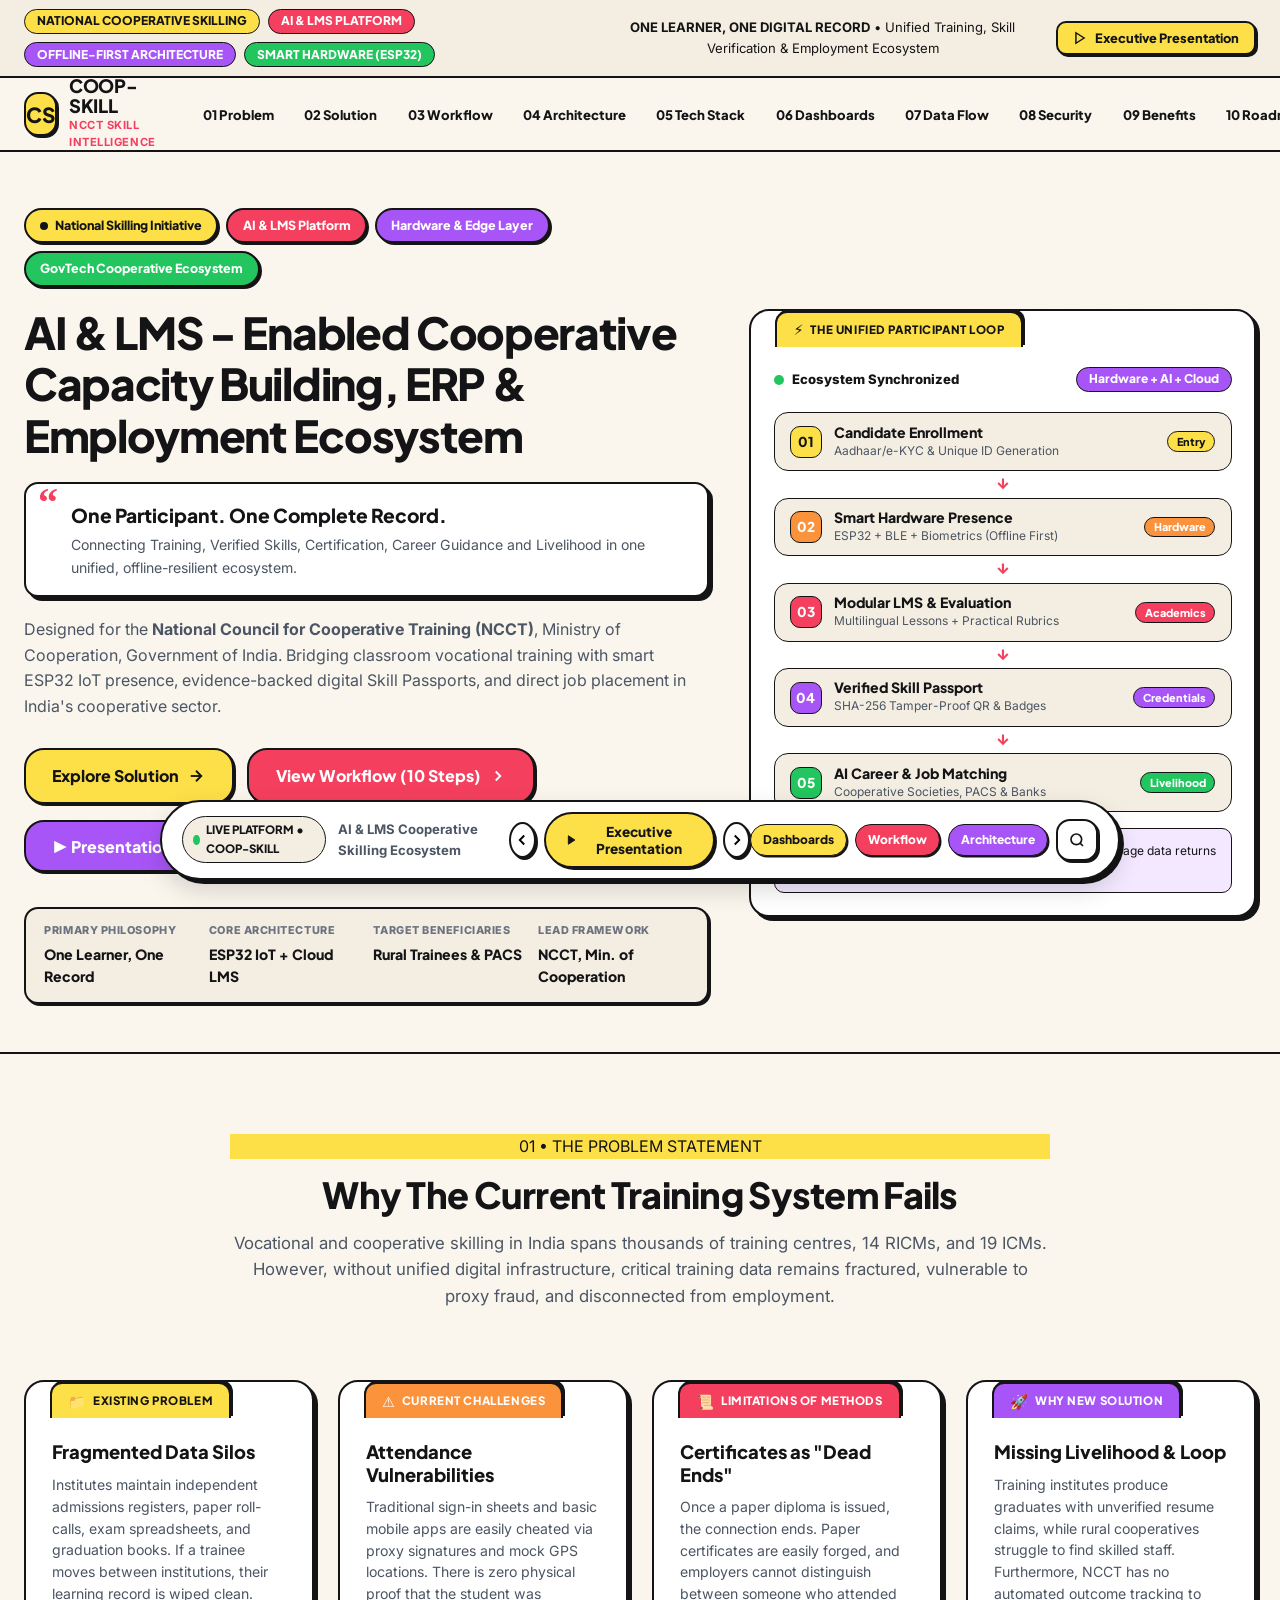
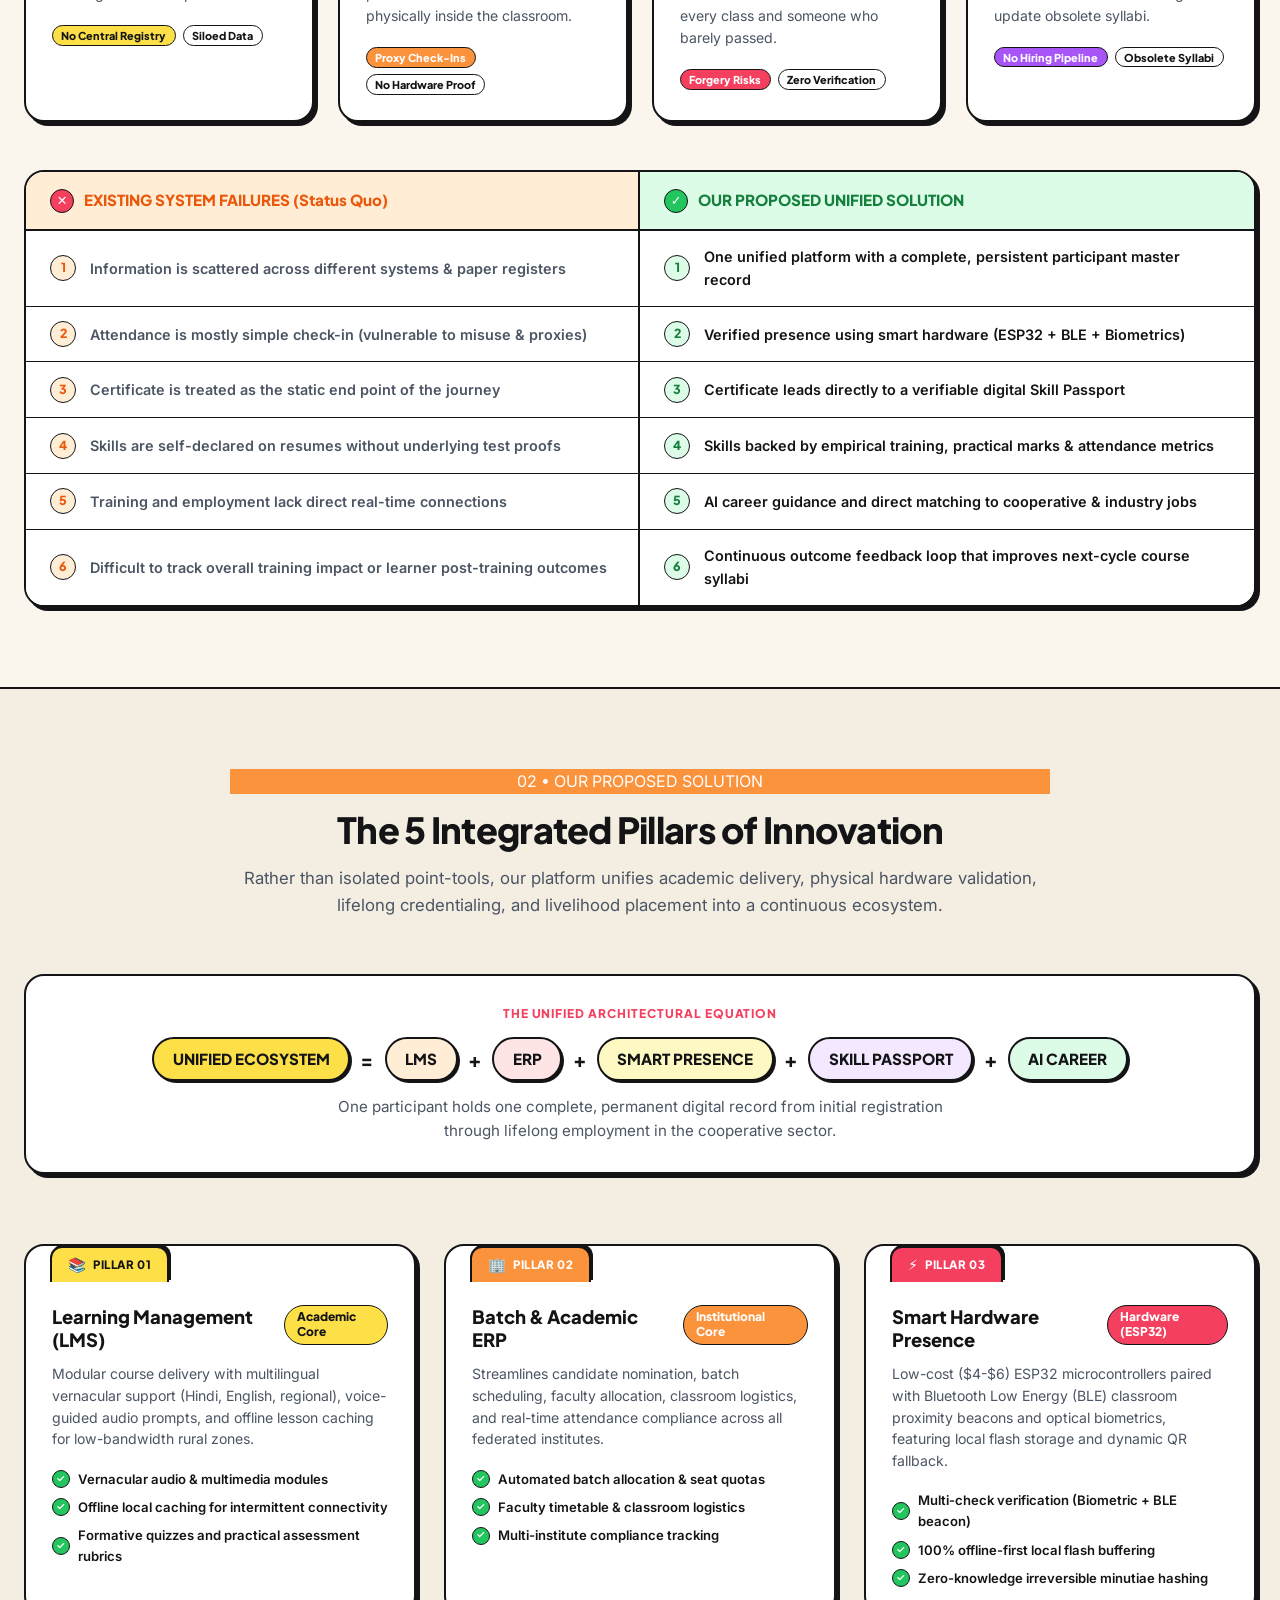
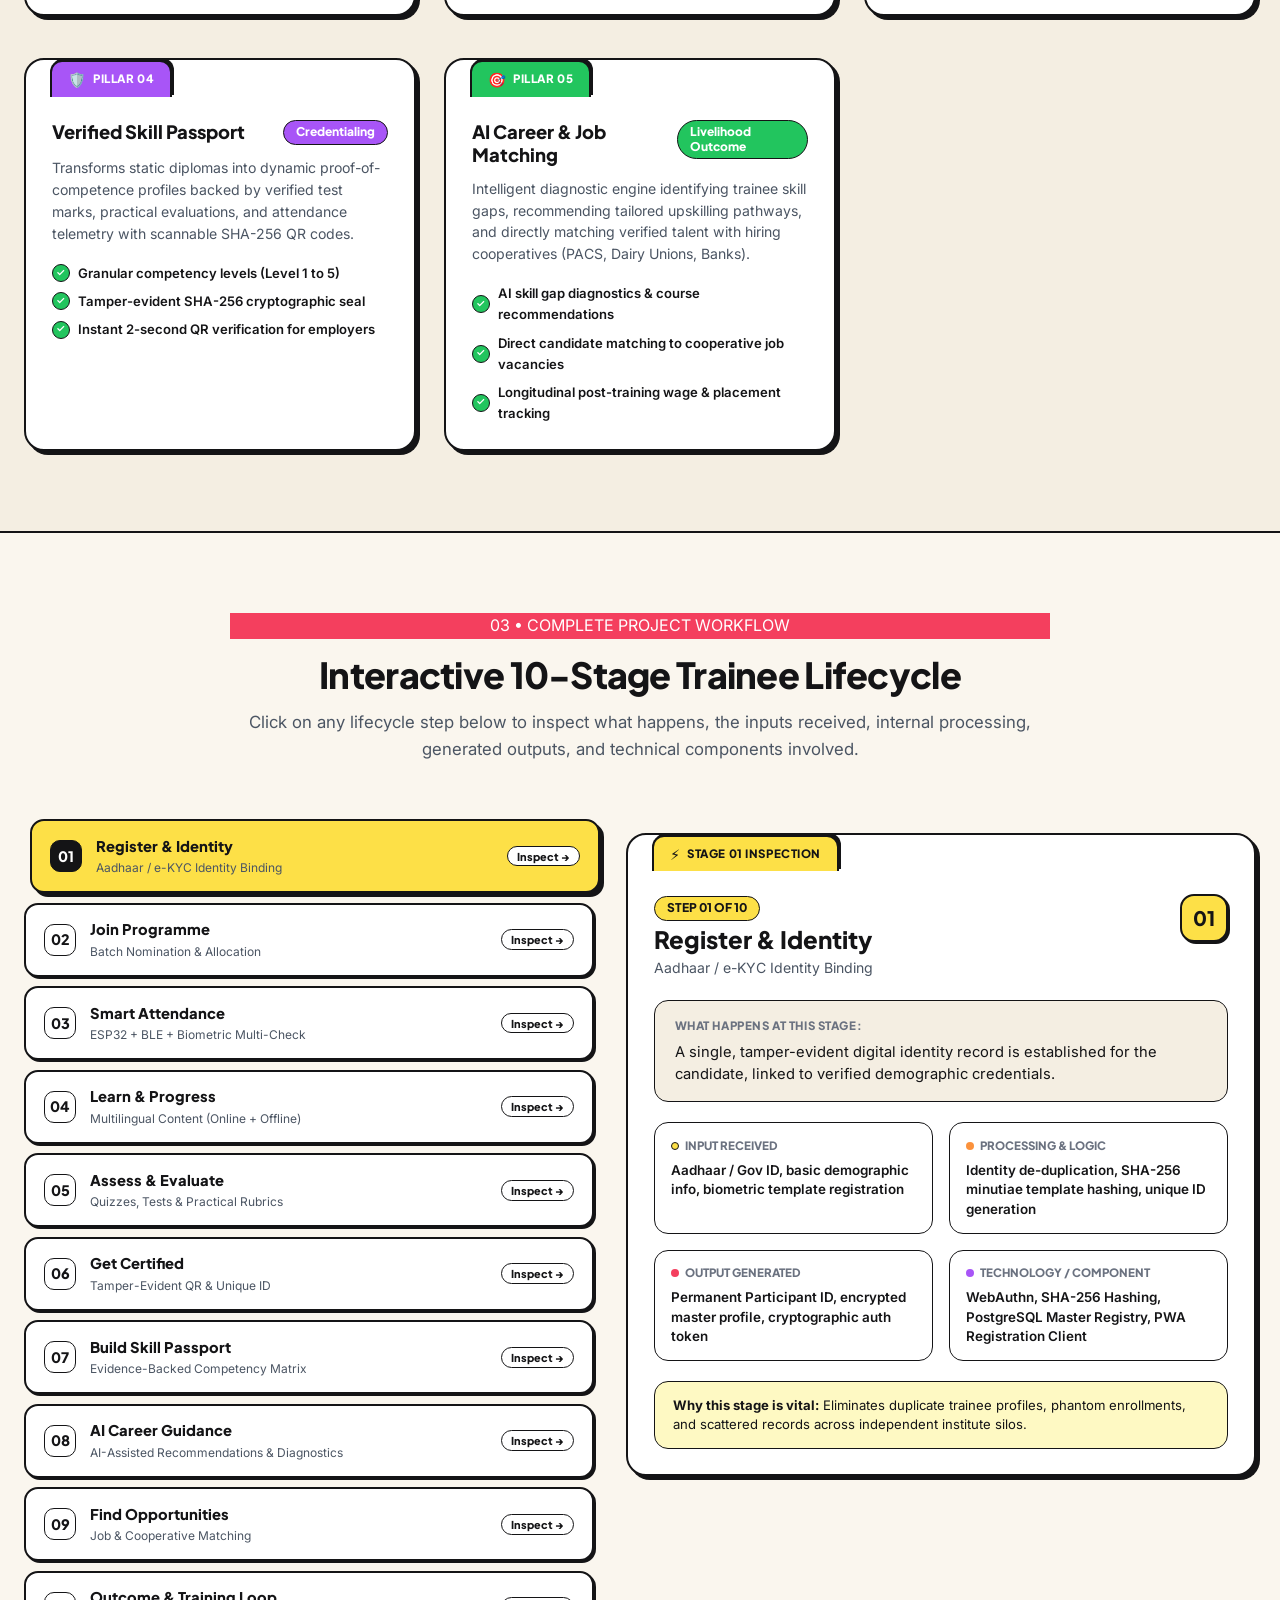
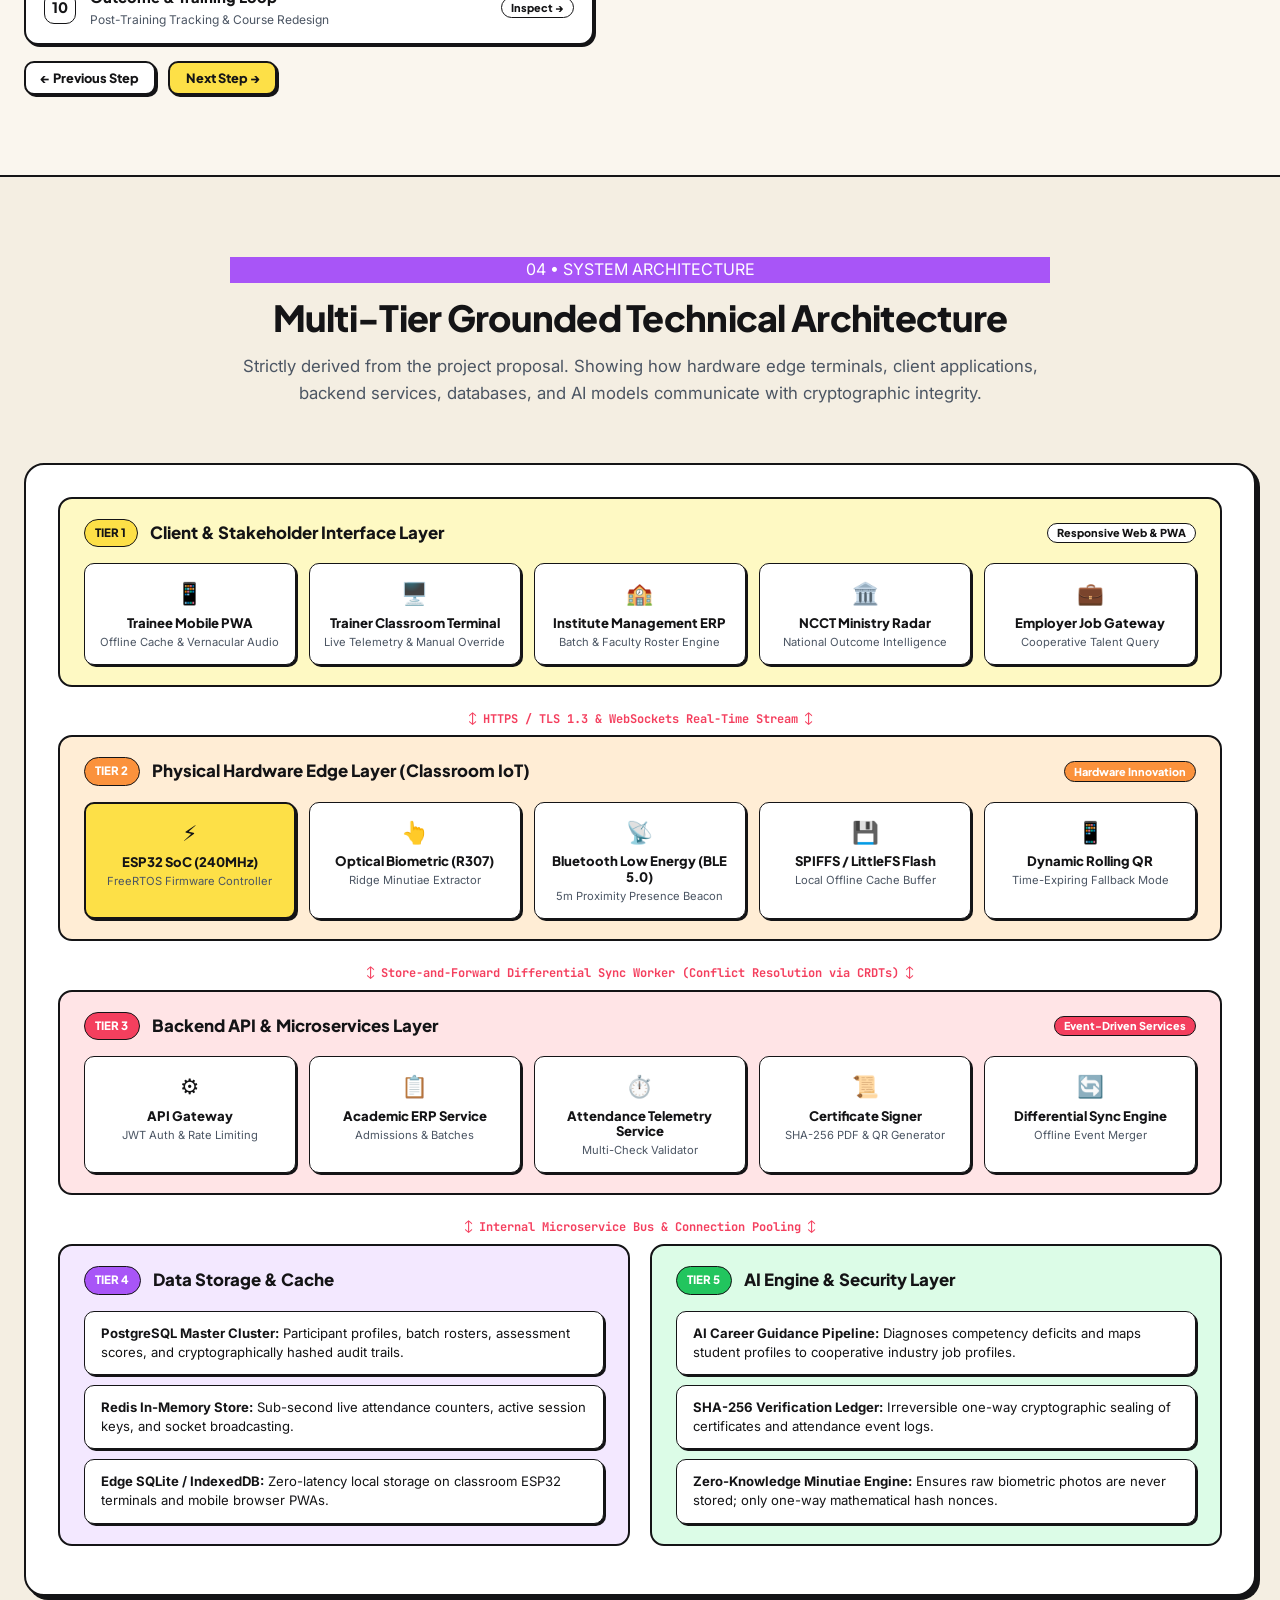
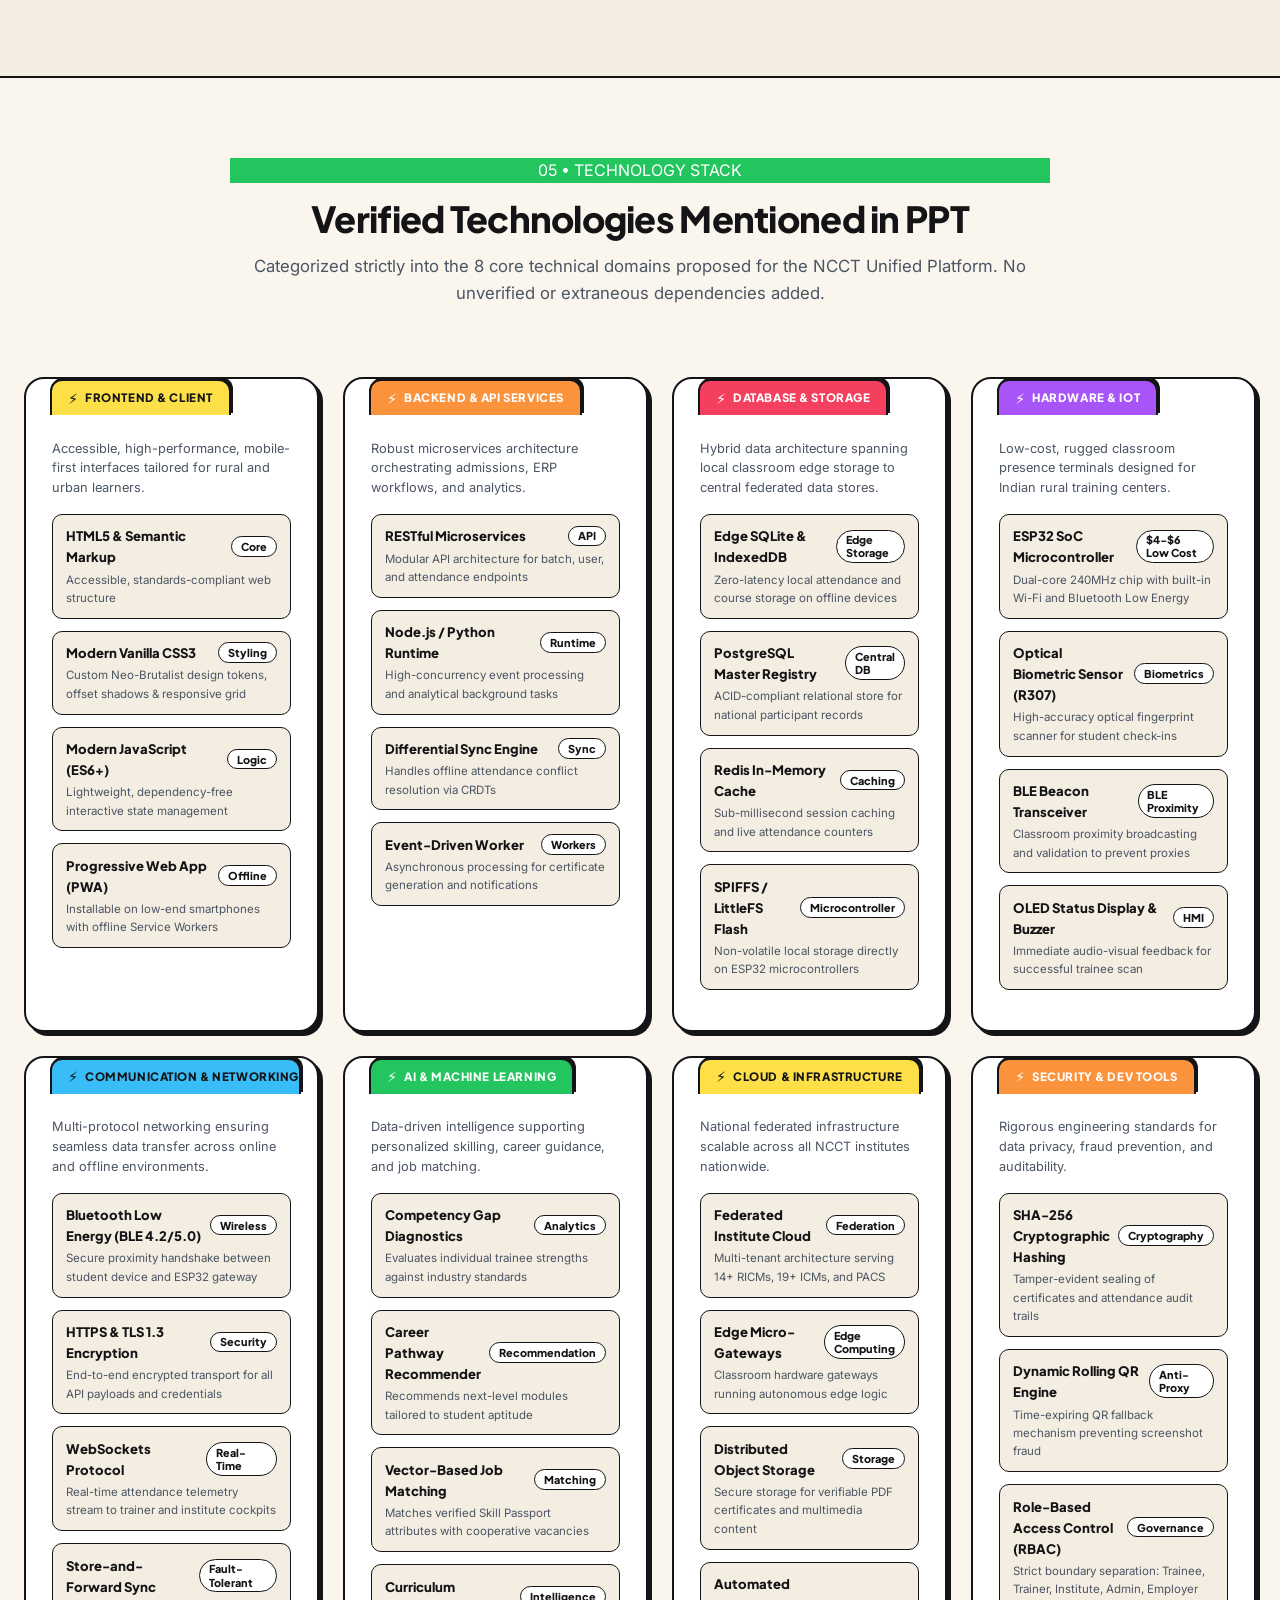
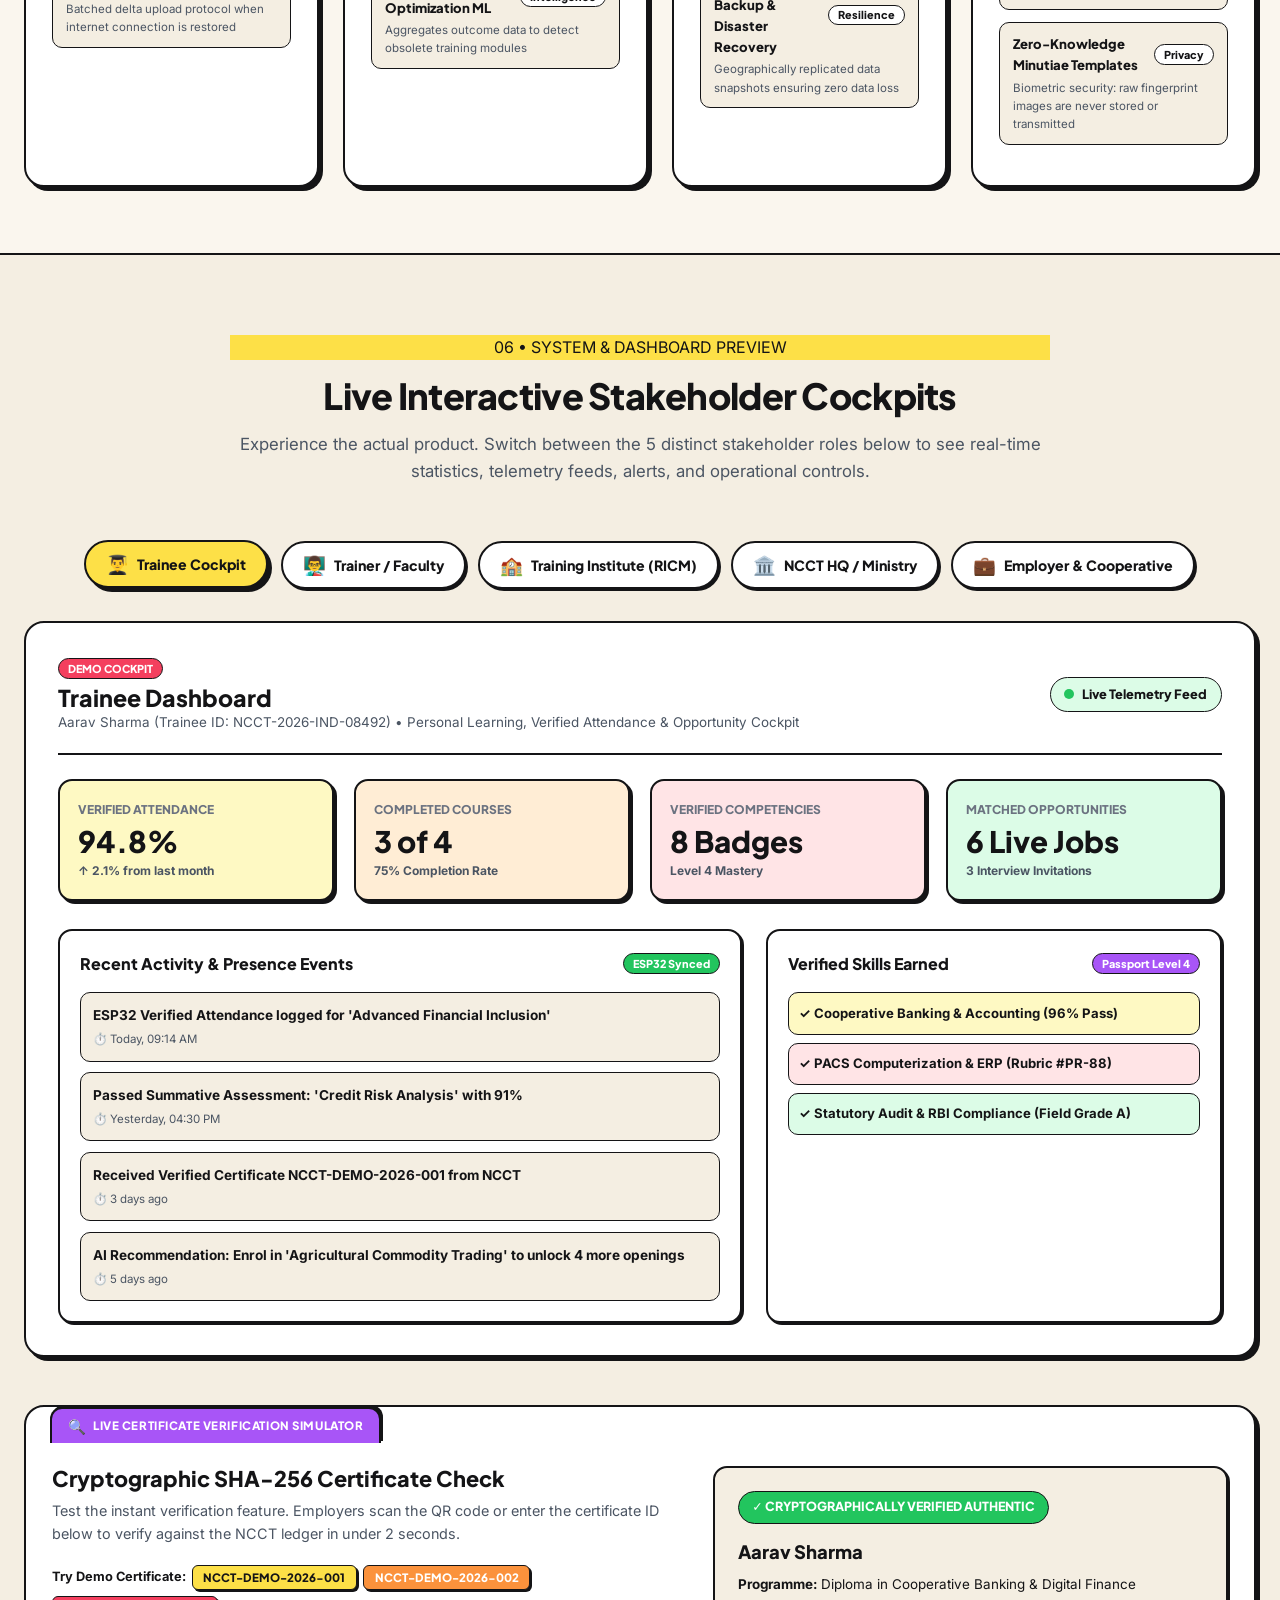
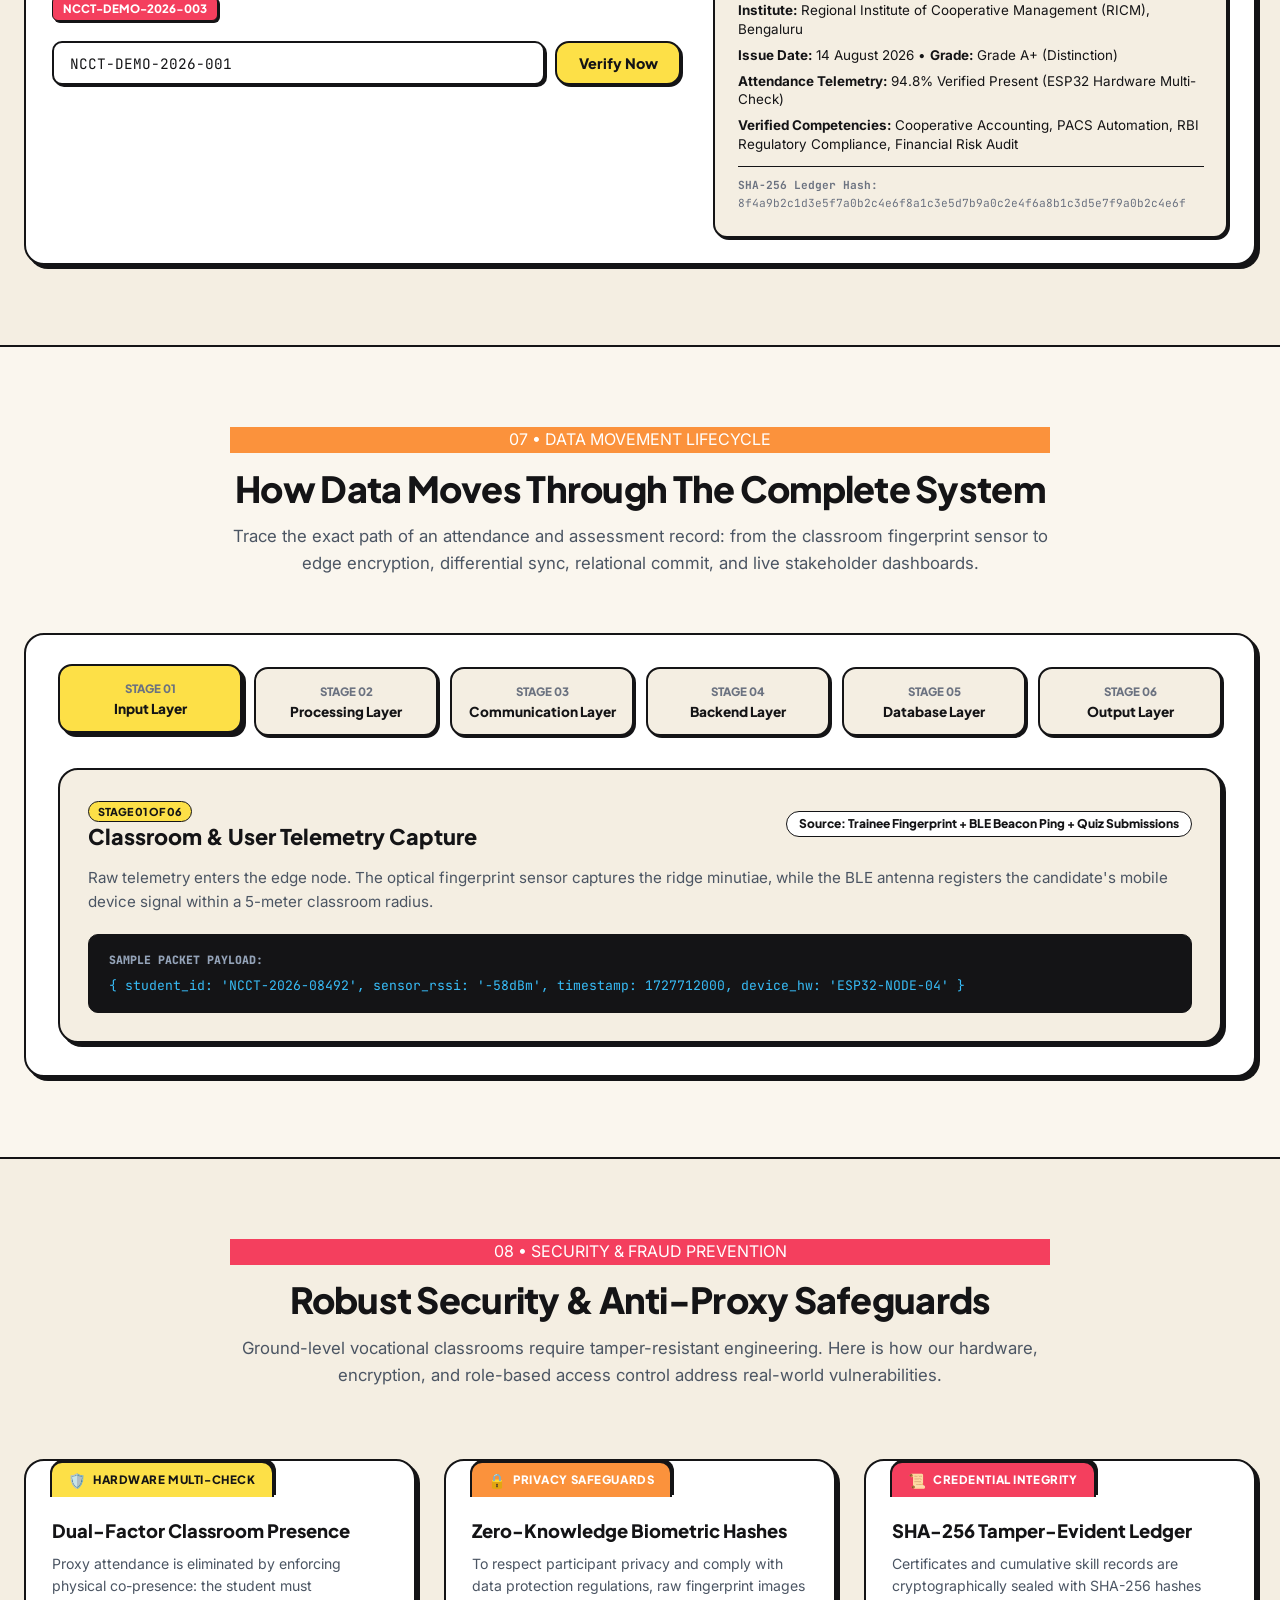
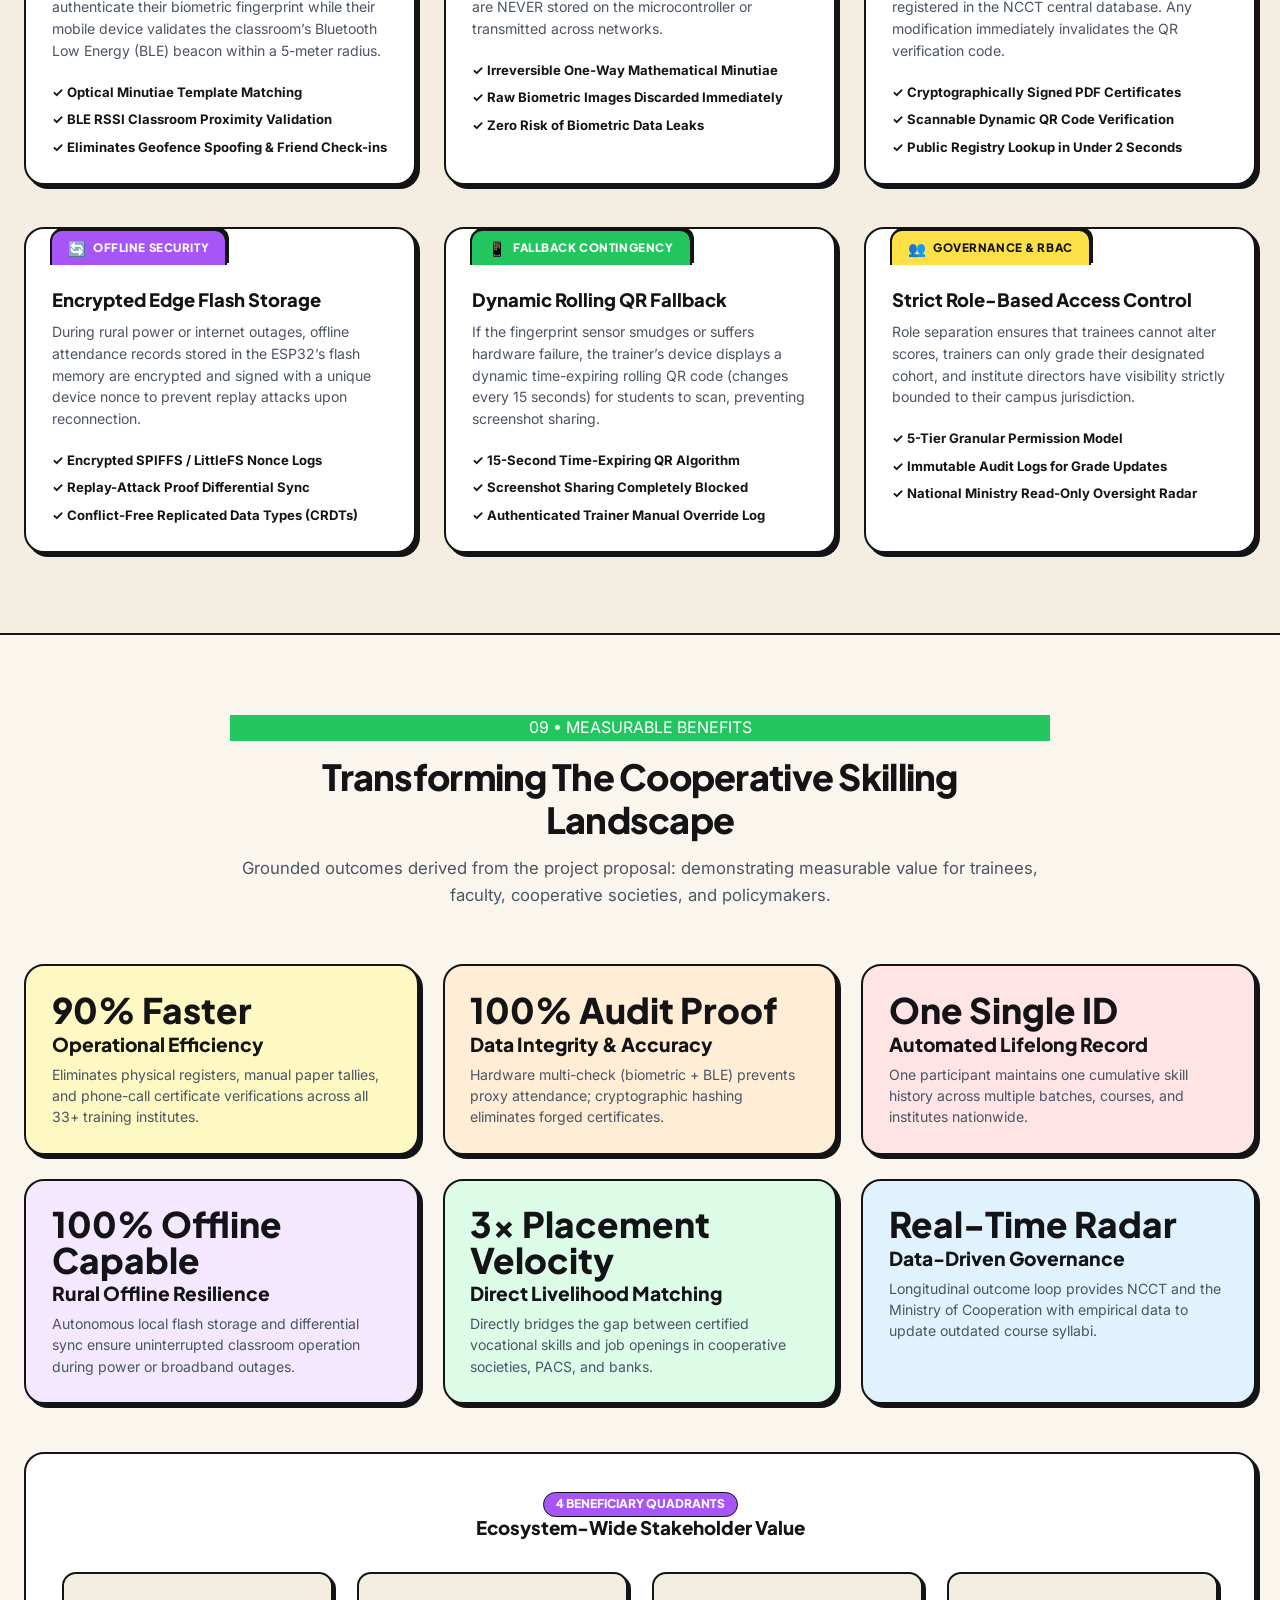
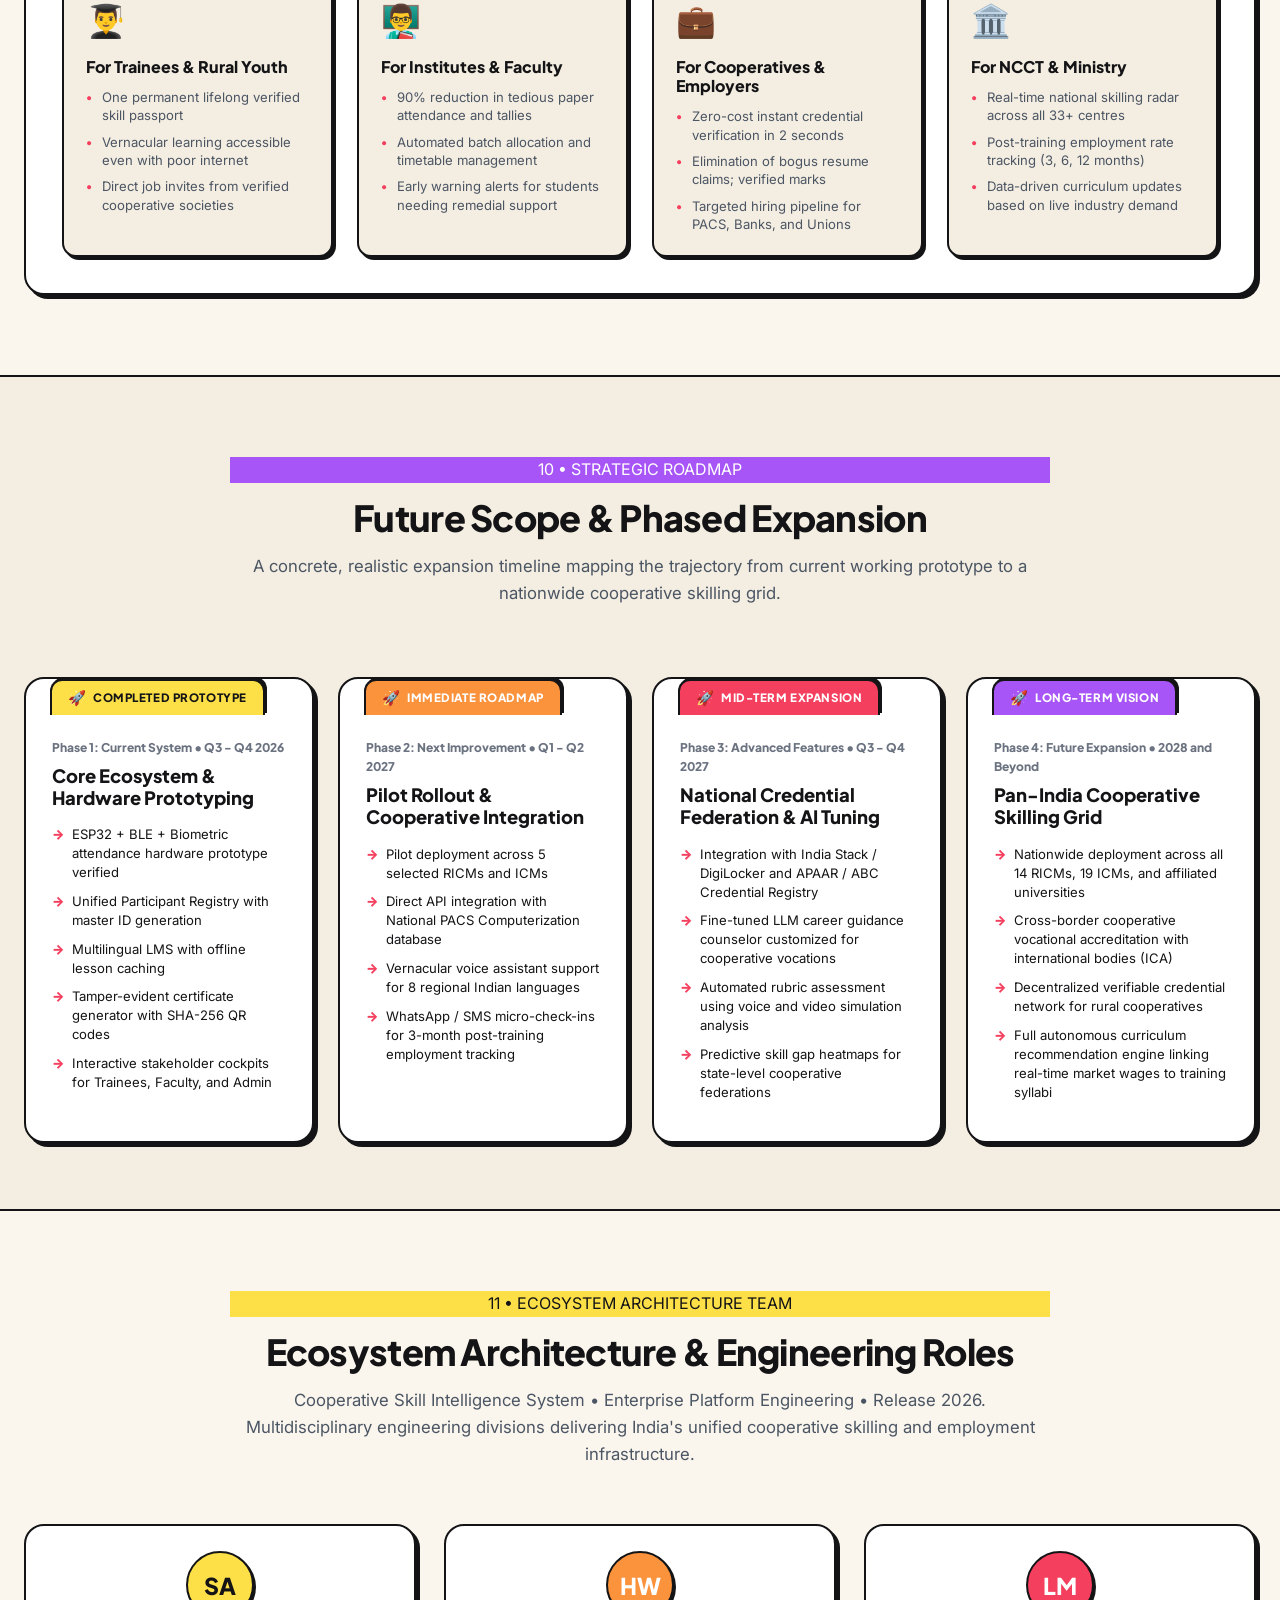
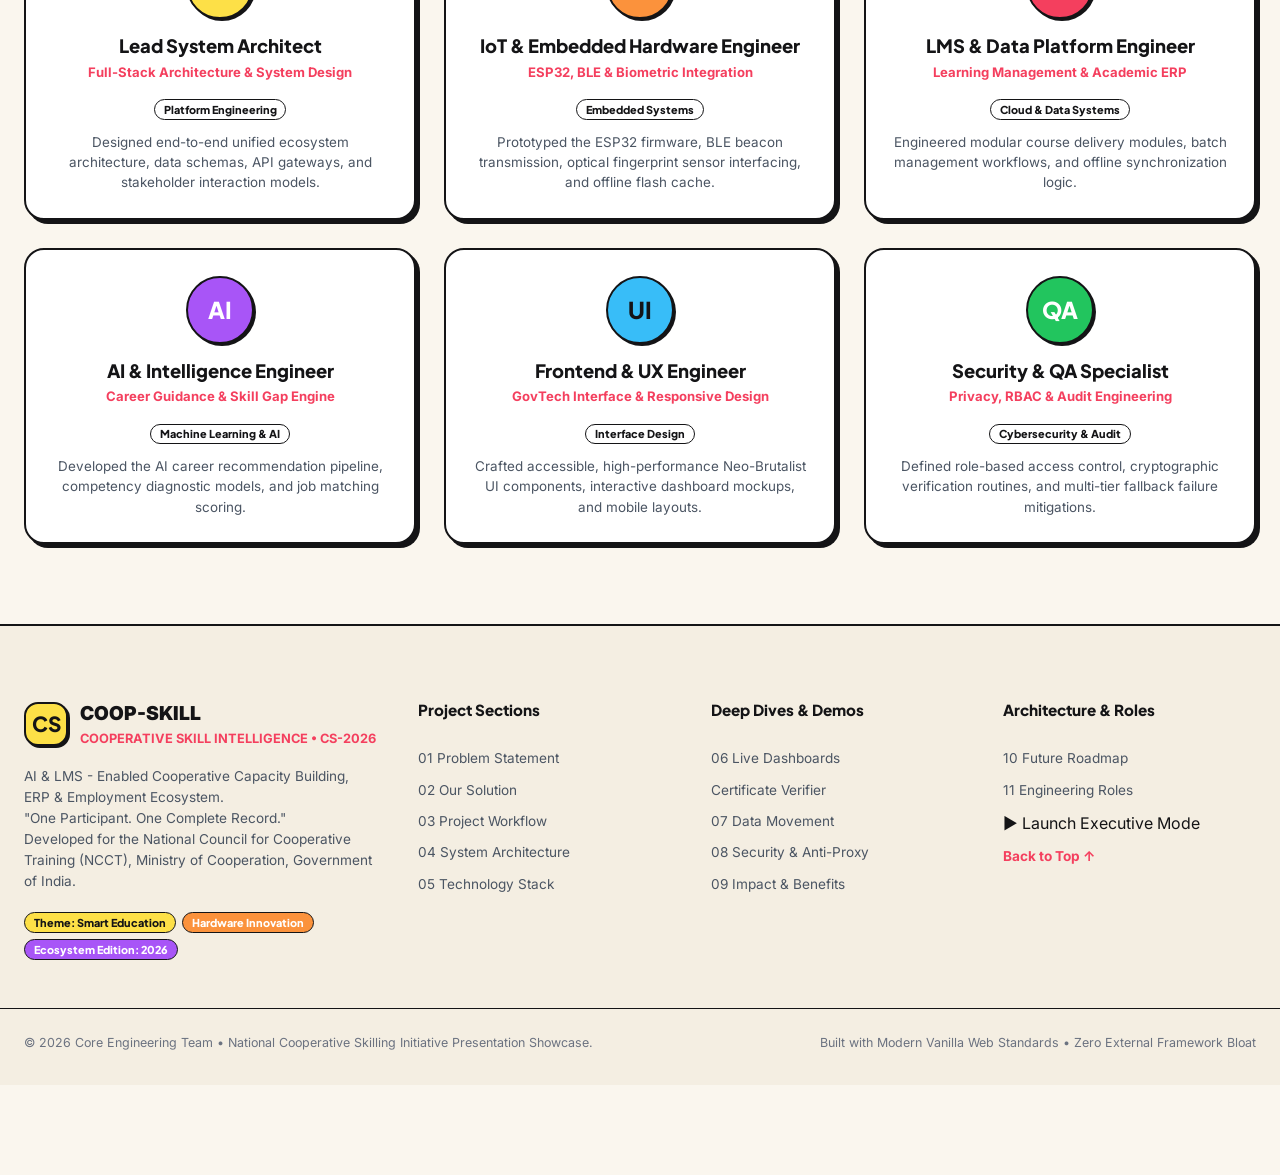
<file: index.html>
<!DOCTYPE html>
<html lang="en" data-theme="light">
<head>
  <meta charset="UTF-8">
  <meta name="viewport" content="width=device-width, initial-scale=1.0">
  <meta name="description" content="AI & LMS - Enabled Cooperative Capacity Building, ERP & Employment Ecosystem. One Learner, One Digital Record. Unified training, verified skills, and employment matching.">
  <meta name="keywords" content="National Cooperative Skilling Initiative, CS-2026, CoopSkill, NCCT, Cooperative Skilling, ESP32 Attendance, Verified Skill Passport, LMS, ERP, Smart Education, Hardware">
  <meta name="author" content="Cooperative Skill Intelligence Platform">
  <title>Cooperative Skill Intelligence System • One Learner, One Digital Record</title>

  <!-- Google Fonts: Plus Jakarta Sans (Headings), Inter (Body), JetBrains Mono (Code/Telemetry) -->
  <link rel="preconnect" href="https://fonts.googleapis.com">
  <link rel="preconnect" href="https://fonts.gstatic.com" crossorigin>
  <link href="https://fonts.googleapis.com/css2?family=Inter:wght@400;500;600;700&family=JetBrains+Mono:wght@500;700&family=Plus+Jakarta+Sans:wght@600;700;800;900&display=swap" rel="stylesheet">

  <link rel="stylesheet" href="css/style.css">
</head>
<body>

  <!-- ========================================================================
       TOP TICKER / BANNER
       ======================================================================== -->
  <div class="top-banner">
    <div class="container top-banner-inner">
      <div class="top-banner-tags">
        <span class="badge badge-yellow">NATIONAL COOPERATIVE SKILLING</span>
        <span class="badge badge-pink">AI &amp; LMS PLATFORM</span>
        <span class="badge badge-purple">OFFLINE-FIRST ARCHITECTURE</span>
        <span class="badge badge-green">SMART HARDWARE (ESP32)</span>
      </div>
      <div class="top-banner-center">
        <strong>ONE LEARNER, ONE DIGITAL RECORD</strong> • Unified Training, Skill Verification &amp; Employment Ecosystem
      </div>
      <div class="top-banner-actions">
        <button class="btn btn-sm btn-yellow launch-pres-btn" title="Launch Fullscreen Executive Presentation Mode">
          <svg width="14" height="14" viewBox="0 0 24 24" fill="none" stroke="currentColor" stroke-width="2.5"><polygon points="5 3 19 12 5 21 5 3"></polygon></svg>
          Executive Presentation
        </button>
      </div>
    </div>
  </div>

  <!-- ========================================================================
       STICKY NAVIGATION BAR (Playful Neo-Brutalist)
       ======================================================================== -->
  <header class="navbar" id="topNav">
    <div class="container nav-container">
      <a href="#hero" class="nav-brand">
        <div class="brand-badge">CS</div>
        <div class="brand-text">
          <span class="brand-name">COOP-SKILL</span>
          <span class="brand-sub">NCCT SKILL INTELLIGENCE</span>
        </div>
      </a>

      <nav class="nav-menu" aria-label="Main Navigation">
        <a href="#problem" class="nav-link">01 Problem</a>
        <a href="#solution" class="nav-link">02 Solution</a>
        <a href="#workflow" class="nav-link">03 Workflow</a>
        <a href="#architecture" class="nav-link">04 Architecture</a>
        <a href="#tech-stack" class="nav-link">05 Tech Stack</a>
        <a href="#dashboards" class="nav-link">06 Dashboards</a>
        <a href="#data-flow" class="nav-link">07 Data Flow</a>
        <a href="#security" class="nav-link">08 Security</a>
        <a href="#benefits" class="nav-link">09 Benefits</a>
        <a href="#future-scope" class="nav-link">10 Roadmap</a>
        <a href="#team" class="nav-link">11 Team</a>
      </nav>

      <div class="nav-actions">
        <button class="icon-btn open-search-modal" title="Quick Jump (Ctrl+K)" aria-label="Search Project">
          <svg width="18" height="18" viewBox="0 0 24 24" fill="none" stroke="currentColor" stroke-width="2.5"><circle cx="11" cy="11" r="8"></circle><line x1="21" y1="21" x2="16.65" y2="16.65"></line></svg>
        </button>

        <button class="icon-btn" id="themeToggleBtn" aria-label="Toggle Theme" title="Toggle Dark/Light Mode">
          <span id="themeIcon">
            <svg width="18" height="18" viewBox="0 0 24 24" fill="none" stroke="currentColor" stroke-width="2.5"><path d="M21 12.79A9 9 0 1 1 11.21 3 7 7 0 0 0 21 12.79z"></path></svg>
          </span>
        </button>

        <button class="btn btn-outline btn-sm launch-pres-btn" title="Executive Presentation Walkthrough">
          <svg width="14" height="14" viewBox="0 0 24 24" fill="none" stroke="currentColor" stroke-width="2.5"><polygon points="5 3 19 12 5 21 5 3"></polygon></svg>
          Executive Mode
        </button>

        <!-- Mobile Drawer Toggle -->
        <button class="icon-btn mobile-toggle" id="mobileNavToggle" aria-label="Open Navigation Drawer">
          <svg width="22" height="22" viewBox="0 0 24 24" fill="none" stroke="currentColor" stroke-width="2.5"><line x1="3" y1="12" x2="21" y2="12"></line><line x1="3" y1="6" x2="21" y2="6"></line><line x1="3" y1="18" x2="21" y2="18"></line></svg>
        </button>
      </div>
    </div>
  </header>

  <!-- Mobile Drawer Overlay & Off-Canvas Drawer -->
  <div class="mobile-drawer-overlay" id="mobileDrawerOverlay"></div>
  <aside class="mobile-nav-drawer" id="mobileNavDrawer" aria-label="Mobile Navigation Drawer">
    <div class="drawer-header">
      <div class="drawer-brand">
        <span class="brand-badge" style="width: 38px; height: 38px; font-size: 1.1rem;">CS</span>
        <div>
          <div style="font-weight: 800; font-size: 1.1rem; line-height: 1.1;">Coop-Skill</div>
          <div style="font-size: 0.75rem; font-weight: 700; color: var(--color-pink);">SMART HARDWARE &amp; LMS</div>
        </div>
      </div>
      <button class="drawer-close-btn" id="closeMobileNav" aria-label="Close Navigation Menu">✕</button>
    </div>

    <div class="drawer-content">
      <div class="drawer-group">
        <div class="drawer-group-title">Platform Navigation</div>
        <a href="#hero" class="drawer-link"><span class="drawer-num">00</span> Home / Hero</a>
        <a href="#problem" class="drawer-link"><span class="drawer-num">01</span> Problem Statement</a>
        <a href="#solution" class="drawer-link"><span class="drawer-num">02</span> Our Proposed Solution</a>
        <a href="#workflow" class="drawer-link"><span class="drawer-num">03</span> Complete Project Workflow</a>
        <a href="#architecture" class="drawer-link"><span class="drawer-num">04</span> System Architecture</a>
        <a href="#tech-stack" class="drawer-link"><span class="drawer-num">05</span> Technology Stack</a>
        <a href="#dashboards" class="drawer-link"><span class="drawer-num">06</span> Live Stakeholder Dashboards</a>
        <a href="#data-flow" class="drawer-link"><span class="drawer-num">07</span> Data Movement Lifecycle</a>
        <a href="#security" class="drawer-link"><span class="drawer-num">08</span> Security &amp; Proxy Prevention</a>
        <a href="#benefits" class="drawer-link"><span class="drawer-num">09</span> Benefits &amp; Impact</a>
        <a href="#future-scope" class="drawer-link"><span class="drawer-num">10</span> Future Scope Roadmap</a>
        <a href="#team" class="drawer-link"><span class="drawer-num">11</span> Engineering Team Roles</a>
      </div>
    </div>

    <div class="drawer-footer">
      <button class="btn btn-yellow launch-pres-btn" style="width: 100%; justify-content: center;">
        ▶ Launch Executive Presentation
      </button>
    </div>
  </aside>

  <main>
    <!-- ======================================================================
         SECTION 1: HOME / HERO
         ====================================================================== -->
    <section class="hero-section" id="hero">
      <div class="container hero-layout">
        <div class="hero-main-col">
          <!-- Hero Tags & Meta Bar -->
          <div class="hero-pill-strip">
            <span class="pill-tag pill-yellow">
              <span class="pill-dot"></span>
              National Skilling Initiative
            </span>
            <span class="pill-tag pill-pink">AI &amp; LMS Platform</span>
            <span class="pill-tag pill-purple">Hardware &amp; Edge Layer</span>
            <span class="pill-tag pill-green">GovTech Cooperative Ecosystem</span>
          </div>

          <h1 class="hero-headline">
            AI &amp; LMS - Enabled Cooperative Capacity Building, ERP &amp; Employment Ecosystem
          </h1>

          <div class="hero-tagline-box">
            <span class="tagline-quote">“</span>
            <span class="tagline-text">One Participant. One Complete Record.</span>
            <span class="tagline-sub">Connecting Training, Verified Skills, Certification, Career Guidance and Livelihood in one unified, offline-resilient ecosystem.</span>
          </div>

          <p class="hero-desc">
            Designed for the <strong>National Council for Cooperative Training (NCCT)</strong>, Ministry of Cooperation, Government of India. Bridging classroom vocational training with smart ESP32 IoT presence, evidence-backed digital Skill Passports, and direct job placement in India's cooperative sector.
          </p>

          <div class="hero-buttons">
            <a href="#solution" class="btn btn-yellow btn-lg">
              Explore Solution
              <svg width="18" height="18" viewBox="0 0 24 24" fill="none" stroke="currentColor" stroke-width="2.5"><line x1="5" y1="12" x2="19" y2="12"></line><polyline points="12 5 19 12 12 19"></polyline></svg>
            </a>
            <a href="#workflow" class="btn btn-pink btn-lg">
              View Workflow (10 Steps)
              <svg width="18" height="18" viewBox="0 0 24 24" fill="none" stroke="currentColor" stroke-width="2.5"><polyline points="9 18 15 12 9 6"></polyline></svg>
            </a>
            <button class="btn btn-purple btn-lg launch-pres-btn">
              ▶ Presentation Mode
            </button>
            <a href="#dashboards" class="btn btn-outline btn-lg">
              Live Dashboards
            </a>
          </div>

          <!-- Platform Architecture Quick-Card -->
          <div class="meta-strip-card">
            <div class="meta-item">
              <div class="meta-label">Primary Philosophy</div>
              <div class="meta-val">One Learner, One Record</div>
            </div>
            <div class="meta-item">
              <div class="meta-label">Core Architecture</div>
              <div class="meta-val">ESP32 IoT + Cloud LMS</div>
            </div>
            <div class="meta-item">
              <div class="meta-label">Target Beneficiaries</div>
              <div class="meta-val">Rural Trainees &amp; PACS</div>
            </div>
            <div class="meta-item">
              <div class="meta-label">Lead Framework</div>
              <div class="meta-val">NCCT, Min. of Cooperation</div>
            </div>
          </div>
        </div>

        <!-- Hero Visual Right: Interactive Ecosystem Loop Card -->
        <div class="hero-visual-col">
          <div class="card neo-card folder-card hero-preview-card">
            <div class="folder-tab tab-yellow">
              <span class="folder-tab-icon">⚡</span>
              THE UNIFIED PARTICIPANT LOOP
            </div>

            <div class="card-inner">
              <div class="preview-header">
                <div class="preview-badge-status">
                  <span class="live-pulse"></span>
                  Ecosystem Synchronized
                </div>
                <span class="badge badge-purple">Hardware + AI + Cloud</span>
              </div>

              <!-- Animated Vertical Flow Nodes -->
              <div class="interactive-loop-flow">
                <div class="loop-node" data-node="1">
                  <div class="loop-icon bg-yellow">01</div>
                  <div class="loop-info">
                    <div class="loop-title">Candidate Enrollment</div>
                    <div class="loop-sub">Aadhaar/e-KYC &amp; Unique ID Generation</div>
                  </div>
                  <span class="badge badge-sm badge-yellow">Entry</span>
                </div>

                <div class="loop-connector">↓</div>

                <div class="loop-node" data-node="2">
                  <div class="loop-icon bg-orange">02</div>
                  <div class="loop-info">
                    <div class="loop-title">Smart Hardware Presence</div>
                    <div class="loop-sub">ESP32 + BLE + Biometrics (Offline First)</div>
                  </div>
                  <span class="badge badge-sm badge-orange">Hardware</span>
                </div>

                <div class="loop-connector">↓</div>

                <div class="loop-node" data-node="3">
                  <div class="loop-icon bg-pink">03</div>
                  <div class="loop-info">
                    <div class="loop-title">Modular LMS &amp; Evaluation</div>
                    <div class="loop-sub">Multilingual Lessons + Practical Rubrics</div>
                  </div>
                  <span class="badge badge-sm badge-pink">Academics</span>
                </div>

                <div class="loop-connector">↓</div>

                <div class="loop-node" data-node="4">
                  <div class="loop-icon bg-purple">04</div>
                  <div class="loop-info">
                    <div class="loop-title">Verified Skill Passport</div>
                    <div class="loop-sub">SHA-256 Tamper-Proof QR &amp; Badges</div>
                  </div>
                  <span class="badge badge-sm badge-purple">Credentials</span>
                </div>

                <div class="loop-connector">↓</div>

                <div class="loop-node" data-node="5">
                  <div class="loop-icon bg-green">05</div>
                  <div class="loop-info">
                    <div class="loop-title">AI Career &amp; Job Matching</div>
                    <div class="loop-sub">Cooperative Societies, PACS &amp; Banks</div>
                  </div>
                  <span class="badge badge-sm badge-green">Livelihood</span>
                </div>
              </div>

              <div class="loop-return-banner">
                <span class="loop-arrow-icon">↺</span>
                <span><strong>Circular Training Feedback Loop:</strong> Post-employment wage data returns to NCCT for next-cycle curriculum updates</span>
              </div>
            </div>
          </div>
        </div>
      </div>
    </section>

    <!-- ======================================================================
         SECTION 2: PROBLEM STATEMENT
         ====================================================================== -->
    <section class="section" id="problem">
      <div class="container">
        <div class="section-title-wrap">
          <div class="section-badge badge-yellow">01 • THE PROBLEM STATEMENT</div>
          <h2 class="section-heading">Why The Current Training System Fails</h2>
          <p class="section-subheading">
            Vocational and cooperative skilling in India spans thousands of training centres, 14 RICMs, and 19 ICMs. However, without unified digital infrastructure, critical training data remains fractured, vulnerable to proxy fraud, and disconnected from employment.
          </p>
        </div>

        <!-- 4 Large Visual Cards (Existing Problem, Current Challenges, Limitations, Why New Solution) -->
        <div class="grid-4-cards">
          <!-- Card 1 -->
          <div class="card neo-card folder-card">
            <div class="folder-tab tab-yellow">
              <span class="folder-tab-icon">📁</span>
              EXISTING PROBLEM
            </div>
            <div class="card-inner">
              <h3 class="card-title">Fragmented Data Silos</h3>
              <p class="card-text">
                Institutes maintain independent admissions registers, paper roll-calls, exam spreadsheets, and graduation books. If a trainee moves between institutions, their learning record is wiped clean.
              </p>
              <div class="card-tag-row">
                <span class="badge badge-sm badge-yellow">No Central Registry</span>
                <span class="badge badge-sm badge-outline">Siloed Data</span>
              </div>
            </div>
          </div>

          <!-- Card 2 -->
          <div class="card neo-card folder-card">
            <div class="folder-tab tab-orange">
              <span class="folder-tab-icon">⚠️</span>
              CURRENT CHALLENGES
            </div>
            <div class="card-inner">
              <h3 class="card-title">Attendance Vulnerabilities</h3>
              <p class="card-text">
                Traditional sign-in sheets and basic mobile apps are easily cheated via proxy signatures and mock GPS locations. There is zero physical proof that the student was physically inside the classroom.
              </p>
              <div class="card-tag-row">
                <span class="badge badge-sm badge-orange">Proxy Check-Ins</span>
                <span class="badge badge-sm badge-outline">No Hardware Proof</span>
              </div>
            </div>
          </div>

          <!-- Card 3 -->
          <div class="card neo-card folder-card">
            <div class="folder-tab tab-pink">
              <span class="folder-tab-icon">📜</span>
              LIMITATIONS OF METHODS
            </div>
            <div class="card-inner">
              <h3 class="card-title">Certificates as "Dead Ends"</h3>
              <p class="card-text">
                Once a paper diploma is issued, the connection ends. Paper certificates are easily forged, and employers cannot distinguish between someone who attended every class and someone who barely passed.
              </p>
              <div class="card-tag-row">
                <span class="badge badge-sm badge-pink">Forgery Risks</span>
                <span class="badge badge-sm badge-outline">Zero Verification</span>
              </div>
            </div>
          </div>

          <!-- Card 4 -->
          <div class="card neo-card folder-card">
            <div class="folder-tab tab-purple">
              <span class="folder-tab-icon">🚀</span>
              WHY NEW SOLUTION
            </div>
            <div class="card-inner">
              <h3 class="card-title">Missing Livelihood &amp; Loop</h3>
              <p class="card-text">
                Training institutes produce graduates with unverified resume claims, while rural cooperatives struggle to find skilled staff. Furthermore, NCCT has no automated outcome tracking to update obsolete syllabi.
              </p>
              <div class="card-tag-row">
                <span class="badge badge-sm badge-purple">No Hiring Pipeline</span>
                <span class="badge badge-sm badge-outline">Obsolete Syllabi</span>
              </div>
            </div>
          </div>
        </div>

        <!-- Side-by-Side Flow Comparison (From PPT Slide 2) -->
        <div class="comparison-container neo-card">
          <div class="comparison-header">
            <div class="comparison-header-col fail-col">
              <span class="status-cross">✕</span>
              <span>EXISTING SYSTEM FAILURES (Status Quo)</span>
            </div>
            <div class="comparison-header-col win-col">
              <span class="status-check">✓</span>
              <span>OUR PROPOSED UNIFIED SOLUTION</span>
            </div>
          </div>

          <div class="comparison-body">
            <!-- Row 1 -->
            <div class="comparison-row">
              <div class="comparison-cell fail-cell">
                <span class="cell-num">1</span>
                <span>Information is scattered across different systems &amp; paper registers</span>
              </div>
              <div class="comparison-cell win-cell">
                <span class="cell-num">1</span>
                <span>One unified platform with a complete, persistent participant master record</span>
              </div>
            </div>
            <!-- Row 2 -->
            <div class="comparison-row">
              <div class="comparison-cell fail-cell">
                <span class="cell-num">2</span>
                <span>Attendance is mostly simple check-in (vulnerable to misuse &amp; proxies)</span>
              </div>
              <div class="comparison-cell win-cell">
                <span class="cell-num">2</span>
                <span>Verified presence using smart hardware (ESP32 + BLE + Biometrics)</span>
              </div>
            </div>
            <!-- Row 3 -->
            <div class="comparison-row">
              <div class="comparison-cell fail-cell">
                <span class="cell-num">3</span>
                <span>Certificate is treated as the static end point of the journey</span>
              </div>
              <div class="comparison-cell win-cell">
                <span class="cell-num">3</span>
                <span>Certificate leads directly to a verifiable digital Skill Passport</span>
              </div>
            </div>
            <!-- Row 4 -->
            <div class="comparison-row">
              <div class="comparison-cell fail-cell">
                <span class="cell-num">4</span>
                <span>Skills are self-declared on resumes without underlying test proofs</span>
              </div>
              <div class="comparison-cell win-cell">
                <span class="cell-num">4</span>
                <span>Skills backed by empirical training, practical marks &amp; attendance metrics</span>
              </div>
            </div>
            <!-- Row 5 -->
            <div class="comparison-row">
              <div class="comparison-cell fail-cell">
                <span class="cell-num">5</span>
                <span>Training and employment lack direct real-time connections</span>
              </div>
              <div class="comparison-cell win-cell">
                <span class="cell-num">5</span>
                <span>AI career guidance and direct matching to cooperative &amp; industry jobs</span>
              </div>
            </div>
            <!-- Row 6 -->
            <div class="comparison-row">
              <div class="comparison-cell fail-cell">
                <span class="cell-num">6</span>
                <span>Difficult to track overall training impact or learner post-training outcomes</span>
              </div>
              <div class="comparison-cell win-cell">
                <span class="cell-num">6</span>
                <span>Continuous outcome feedback loop that improves next-cycle course syllabi</span>
              </div>
            </div>
          </div>
        </div>
      </div>
    </section>

    <!-- ======================================================================
         SECTION 3: OUR SOLUTION
         ====================================================================== -->
    <section class="section bg-cream-alt" id="solution">
      <div class="container">
        <div class="section-title-wrap">
          <div class="section-badge badge-orange">02 • OUR PROPOSED SOLUTION</div>
          <h2 class="section-heading">The 5 Integrated Pillars of Innovation</h2>
          <p class="section-subheading">
            Rather than isolated point-tools, our platform unifies academic delivery, physical hardware validation, lifelong credentialing, and livelihood placement into a continuous ecosystem.
          </p>
        </div>

        <!-- The Architectural Equation Banner -->
        <div class="equation-banner neo-card">
          <div class="equation-tag">THE UNIFIED ARCHITECTURAL EQUATION</div>
          <div class="equation-formula">
            <span class="eq-pill eq-main">UNIFIED ECOSYSTEM</span>
            <span class="eq-op">=</span>
            <span class="eq-pill eq-lms">LMS</span>
            <span class="eq-op">+</span>
            <span class="eq-pill eq-erp">ERP</span>
            <span class="eq-op">+</span>
            <span class="eq-pill eq-hardware">SMART PRESENCE</span>
            <span class="eq-op">+</span>
            <span class="eq-pill eq-passport">SKILL PASSPORT</span>
            <span class="eq-op">+</span>
            <span class="eq-pill eq-ai">AI CAREER</span>
          </div>
          <p class="equation-desc">
            One participant holds one complete, permanent digital record from initial registration through lifelong employment in the cooperative sector.
          </p>
        </div>

        <!-- 5 Pillars Connected Cards Grid -->
        <div class="pillars-grid">
          <!-- Pillar 1 -->
          <div class="pillar-card neo-card folder-card">
            <div class="folder-tab tab-yellow">
              <span class="folder-tab-icon">📚</span>
              PILLAR 01
            </div>
            <div class="card-inner">
              <div class="pillar-top">
                <h3 class="pillar-title">Learning Management (LMS)</h3>
                <span class="badge badge-yellow">Academic Core</span>
              </div>
              <p class="pillar-text">
                Modular course delivery with multilingual vernacular support (Hindi, English, regional), voice-guided audio prompts, and offline lesson caching for low-bandwidth rural zones.
              </p>
              <ul class="pillar-features">
                <li>Vernacular audio &amp; multimedia modules</li>
                <li>Offline local caching for intermittent connectivity</li>
                <li>Formative quizzes and practical assessment rubrics</li>
              </ul>
            </div>
          </div>

          <!-- Pillar 2 -->
          <div class="pillar-card neo-card folder-card">
            <div class="folder-tab tab-orange">
              <span class="folder-tab-icon">🏢</span>
              PILLAR 02
            </div>
            <div class="card-inner">
              <div class="pillar-top">
                <h3 class="pillar-title">Batch &amp; Academic ERP</h3>
                <span class="badge badge-orange">Institutional Core</span>
              </div>
              <p class="pillar-text">
                Streamlines candidate nomination, batch scheduling, faculty allocation, classroom logistics, and real-time attendance compliance across all federated institutes.
              </p>
              <ul class="pillar-features">
                <li>Automated batch allocation &amp; seat quotas</li>
                <li>Faculty timetable &amp; classroom logistics</li>
                <li>Multi-institute compliance tracking</li>
              </ul>
            </div>
          </div>

          <!-- Pillar 3 -->
          <div class="pillar-card neo-card folder-card">
            <div class="folder-tab tab-pink">
              <span class="folder-tab-icon">⚡</span>
              PILLAR 03
            </div>
            <div class="card-inner">
              <div class="pillar-top">
                <h3 class="pillar-title">Smart Hardware Presence</h3>
                <span class="badge badge-pink">Hardware (ESP32)</span>
              </div>
              <p class="pillar-text">
                Low-cost ($4-$6) ESP32 microcontrollers paired with Bluetooth Low Energy (BLE) classroom proximity beacons and optical biometrics, featuring local flash storage and dynamic QR fallback.
              </p>
              <ul class="pillar-features">
                <li>Multi-check verification (Biometric + BLE beacon)</li>
                <li>100% offline-first local flash buffering</li>
                <li>Zero-knowledge irreversible minutiae hashing</li>
              </ul>
            </div>
          </div>

          <!-- Pillar 4 -->
          <div class="pillar-card neo-card folder-card">
            <div class="folder-tab tab-purple">
              <span class="folder-tab-icon">🛡️</span>
              PILLAR 04
            </div>
            <div class="card-inner">
              <div class="pillar-top">
                <h3 class="pillar-title">Verified Skill Passport</h3>
                <span class="badge badge-purple">Credentialing</span>
              </div>
              <p class="pillar-text">
                Transforms static diplomas into dynamic proof-of-competence profiles backed by verified test marks, practical evaluations, and attendance telemetry with scannable SHA-256 QR codes.
              </p>
              <ul class="pillar-features">
                <li>Granular competency levels (Level 1 to 5)</li>
                <li>Tamper-evident SHA-256 cryptographic seal</li>
                <li>Instant 2-second QR verification for employers</li>
              </ul>
            </div>
          </div>

          <!-- Pillar 5 -->
          <div class="pillar-card neo-card folder-card">
            <div class="folder-tab tab-green">
              <span class="folder-tab-icon">🎯</span>
              PILLAR 05
            </div>
            <div class="card-inner">
              <div class="pillar-top">
                <h3 class="pillar-title">AI Career &amp; Job Matching</h3>
                <span class="badge badge-green">Livelihood Outcome</span>
              </div>
              <p class="pillar-text">
                Intelligent diagnostic engine identifying trainee skill gaps, recommending tailored upskilling pathways, and directly matching verified talent with hiring cooperatives (PACS, Dairy Unions, Banks).
              </p>
              <ul class="pillar-features">
                <li>AI skill gap diagnostics &amp; course recommendations</li>
                <li>Direct candidate matching to cooperative job vacancies</li>
                <li>Longitudinal post-training wage &amp; placement tracking</li>
              </ul>
            </div>
          </div>
        </div>
      </div>
    </section>

    <!-- ======================================================================
         SECTION 4: COMPLETE PROJECT WORKFLOW (10-Stage Interactive Flow)
         ====================================================================== -->
    <section class="section" id="workflow">
      <div class="container">
        <div class="section-title-wrap">
          <div class="section-badge badge-pink">03 • COMPLETE PROJECT WORKFLOW</div>
          <h2 class="section-heading">Interactive 10-Stage Trainee Lifecycle</h2>
          <p class="section-subheading">
            Click on any lifecycle step below to inspect what happens, the inputs received, internal processing, generated outputs, and technical components involved.
          </p>
        </div>

        <div class="workflow-interactive-wrap">
          <!-- Left: 10 Clickable Steps Grid / Stepper -->
          <div class="workflow-stepper-col">
            <div class="workflow-step-list" id="workflowStepList">
              <!-- Dynamically populated via main.js from SUDO_DATA.journeySteps -->
            </div>
            <div class="workflow-stepper-controls">
              <button class="btn btn-outline btn-sm" id="workflowPrevBtn">← Previous Step</button>
              <button class="btn btn-yellow btn-sm" id="workflowNextBtn">Next Step →</button>
            </div>
          </div>

          <!-- Right: Deep-Dive Stage Inspector Card -->
          <div class="workflow-inspector-col">
            <div class="card neo-card folder-card inspector-card" id="workflowInspectorCard">
              <div class="folder-tab tab-yellow" id="inspectorTab">
                <span class="folder-tab-icon" id="inspectorTabIcon">⚡</span>
                <span id="inspectorTabTitle">STAGE 01 INSPECTION</span>
              </div>

              <div class="card-inner">
                <div class="inspector-header">
                  <div>
                    <span class="badge badge-yellow" id="inspectorStepNum">STEP 01 OF 10</span>
                    <h3 class="inspector-title" id="inspectorName">Register &amp; Identity</h3>
                    <div class="inspector-sub" id="inspectorShort">Aadhaar / e-KYC Identity Binding</div>
                  </div>
                  <div class="inspector-icon-badge" id="inspectorIconBadge">01</div>
                </div>

                <div class="inspector-desc-box">
                  <div class="box-label">WHAT HAPPENS AT THIS STAGE:</div>
                  <p id="inspectorWhat" class="inspector-body-text">
                    A single, tamper-evident digital identity record is established for the candidate, linked to verified demographic credentials.
                  </p>
                </div>

                <!-- 4 Inspection Grids (Input, Processing, Output, Technology) -->
                <div class="inspector-matrix">
                  <div class="matrix-cell">
                    <div class="matrix-label">
                      <span class="matrix-dot dot-yellow"></span>
                      INPUT RECEIVED
                    </div>
                    <div class="matrix-val" id="inspectorInput">
                      Aadhaar / Gov ID, basic demographic info, biometric template registration
                    </div>
                  </div>

                  <div class="matrix-cell">
                    <div class="matrix-label">
                      <span class="matrix-dot dot-orange"></span>
                      PROCESSING &amp; LOGIC
                    </div>
                    <div class="matrix-val" id="inspectorProcessing">
                      Identity de-duplication, SHA-256 minutiae template hashing, unique ID generation
                    </div>
                  </div>

                  <div class="matrix-cell">
                    <div class="matrix-label">
                      <span class="matrix-dot dot-pink"></span>
                      OUTPUT GENERATED
                    </div>
                    <div class="matrix-val" id="inspectorOutput">
                      Permanent Participant ID, encrypted master profile, cryptographic auth token
                    </div>
                  </div>

                  <div class="matrix-cell">
                    <div class="matrix-label">
                      <span class="matrix-dot dot-purple"></span>
                      TECHNOLOGY / COMPONENT
                    </div>
                    <div class="matrix-val" id="inspectorTech">
                      WebAuthn, SHA-256 Hashing, PostgreSQL Master Registry, PWA Registration Client
                    </div>
                  </div>
                </div>

                <div class="inspector-why-box">
                  <strong>Why this stage is vital:</strong>
                  <span id="inspectorWhy">Eliminates duplicate trainee profiles, phantom enrollments, and scattered records across independent institute silos.</span>
                </div>
              </div>
            </div>
          </div>
        </div>
      </div>
    </section>

    <!-- ======================================================================
         SECTION 5: SYSTEM ARCHITECTURE
         ====================================================================== -->
    <section class="section bg-cream-alt" id="architecture">
      <div class="container">
        <div class="section-title-wrap">
          <div class="section-badge badge-purple">04 • SYSTEM ARCHITECTURE</div>
          <h2 class="section-heading">Multi-Tier Grounded Technical Architecture</h2>
          <p class="section-subheading">
            Strictly derived from the project proposal. Showing how hardware edge terminals, client applications, backend services, databases, and AI models communicate with cryptographic integrity.
          </p>
        </div>

        <!-- Visual Architecture Canvas -->
        <div class="arch-canvas neo-card">
          <!-- Tier 1: User / Client Interface Tier -->
          <div class="arch-layer-card layer-client">
            <div class="arch-layer-header">
              <span class="layer-pill pill-yellow">TIER 1</span>
              <span class="layer-title">Client &amp; Stakeholder Interface Layer</span>
              <span class="badge badge-sm badge-outline">Responsive Web &amp; PWA</span>
            </div>
            <div class="arch-nodes-grid">
              <div class="arch-node">
                <div class="node-icon">📱</div>
                <div class="node-name">Trainee Mobile PWA</div>
                <div class="node-sub">Offline Cache &amp; Vernacular Audio</div>
              </div>
              <div class="arch-node">
                <div class="node-icon">🖥️</div>
                <div class="node-name">Trainer Classroom Terminal</div>
                <div class="node-sub">Live Telemetry &amp; Manual Override</div>
              </div>
              <div class="arch-node">
                <div class="node-icon">🏫</div>
                <div class="node-name">Institute Management ERP</div>
                <div class="node-sub">Batch &amp; Faculty Roster Engine</div>
              </div>
              <div class="arch-node">
                <div class="node-icon">🏛️</div>
                <div class="node-name">NCCT Ministry Radar</div>
                <div class="node-sub">National Outcome Intelligence</div>
              </div>
              <div class="arch-node">
                <div class="node-icon">💼</div>
                <div class="node-name">Employer Job Gateway</div>
                <div class="node-sub">Cooperative Talent Query</div>
              </div>
            </div>
          </div>

          <div class="arch-connector-line">
            <span>↕ HTTPS / TLS 1.3 &amp; WebSockets Real-Time Stream ↕</span>
          </div>

          <!-- Tier 2: Physical Hardware & Edge Tier -->
          <div class="arch-layer-card layer-hardware">
            <div class="arch-layer-header">
              <span class="layer-pill pill-orange">TIER 2</span>
              <span class="layer-title">Physical Hardware Edge Layer (Classroom IoT)</span>
              <span class="badge badge-sm badge-orange">Hardware Innovation</span>
            </div>
            <div class="arch-nodes-grid">
              <div class="arch-node highlight-hardware">
                <div class="node-icon">⚡</div>
                <div class="node-name">ESP32 SoC (240MHz)</div>
                <div class="node-sub">FreeRTOS Firmware Controller</div>
              </div>
              <div class="arch-node">
                <div class="node-icon">👆</div>
                <div class="node-name">Optical Biometric (R307)</div>
                <div class="node-sub">Ridge Minutiae Extractor</div>
              </div>
              <div class="arch-node">
                <div class="node-icon">📡</div>
                <div class="node-name">Bluetooth Low Energy (BLE 5.0)</div>
                <div class="node-sub">5m Proximity Presence Beacon</div>
              </div>
              <div class="arch-node">
                <div class="node-icon">💾</div>
                <div class="node-name">SPIFFS / LittleFS Flash</div>
                <div class="node-sub">Local Offline Cache Buffer</div>
              </div>
              <div class="arch-node">
                <div class="node-icon">📱</div>
                <div class="node-name">Dynamic Rolling QR</div>
                <div class="node-sub">Time-Expiring Fallback Mode</div>
              </div>
            </div>
          </div>

          <div class="arch-connector-line">
            <span>↕ Store-and-Forward Differential Sync Worker (Conflict Resolution via CRDTs) ↕</span>
          </div>

          <!-- Tier 3: Unified Backend & Microservices Tier -->
          <div class="arch-layer-card layer-backend">
            <div class="arch-layer-header">
              <span class="layer-pill pill-pink">TIER 3</span>
              <span class="layer-title">Backend API &amp; Microservices Layer</span>
              <span class="badge badge-sm badge-pink">Event-Driven Services</span>
            </div>
            <div class="arch-nodes-grid">
              <div class="arch-node">
                <div class="node-icon">⚙️</div>
                <div class="node-name">API Gateway</div>
                <div class="node-sub">JWT Auth &amp; Rate Limiting</div>
              </div>
              <div class="arch-node">
                <div class="node-icon">📋</div>
                <div class="node-name">Academic ERP Service</div>
                <div class="node-sub">Admissions &amp; Batches</div>
              </div>
              <div class="arch-node">
                <div class="node-icon">⏱️</div>
                <div class="node-name">Attendance Telemetry Service</div>
                <div class="node-sub">Multi-Check Validator</div>
              </div>
              <div class="arch-node">
                <div class="node-icon">📜</div>
                <div class="node-name">Certificate Signer</div>
                <div class="node-sub">SHA-256 PDF &amp; QR Generator</div>
              </div>
              <div class="arch-node">
                <div class="node-icon">🔄</div>
                <div class="node-name">Differential Sync Engine</div>
                <div class="node-sub">Offline Event Merger</div>
              </div>
            </div>
          </div>

          <div class="arch-connector-line">
            <span>↕ Internal Microservice Bus &amp; Connection Pooling ↕</span>
          </div>

          <!-- Tier 4 & 5: Database & AI Intelligence Tier -->
          <div class="arch-dual-grid">
            <div class="arch-layer-card layer-database">
              <div class="arch-layer-header">
                <span class="layer-pill pill-purple">TIER 4</span>
                <span class="layer-title">Data Storage &amp; Cache</span>
              </div>
              <div class="arch-subnodes">
                <div class="arch-subnode">
                  <strong>PostgreSQL Master Cluster:</strong> Participant profiles, batch rosters, assessment scores, and cryptographically hashed audit trails.
                </div>
                <div class="arch-subnode">
                  <strong>Redis In-Memory Store:</strong> Sub-second live attendance counters, active session keys, and socket broadcasting.
                </div>
                <div class="arch-subnode">
                  <strong>Edge SQLite / IndexedDB:</strong> Zero-latency local storage on classroom ESP32 terminals and mobile browser PWAs.
                </div>
              </div>
            </div>

            <div class="arch-layer-card layer-ai">
              <div class="arch-layer-header">
                <span class="layer-pill pill-green">TIER 5</span>
                <span class="layer-title">AI Engine &amp; Security Layer</span>
              </div>
              <div class="arch-subnodes">
                <div class="arch-subnode">
                  <strong>AI Career Guidance Pipeline:</strong> Diagnoses competency deficits and maps student profiles to cooperative industry job profiles.
                </div>
                <div class="arch-subnode">
                  <strong>SHA-256 Verification Ledger:</strong> Irreversible one-way cryptographic sealing of certificates and attendance event logs.
                </div>
                <div class="arch-subnode">
                  <strong>Zero-Knowledge Minutiae Engine:</strong> Ensures raw biometric photos are never stored; only one-way mathematical hash nonces.
                </div>
              </div>
            </div>
          </div>
        </div>
      </div>
    </section>

    <!-- ======================================================================
         SECTION 6: TECHNOLOGY STACK (8 Structured Categories)
         ====================================================================== -->
    <section class="section" id="tech-stack">
      <div class="container">
        <div class="section-title-wrap">
          <div class="section-badge badge-green">05 • TECHNOLOGY STACK</div>
          <h2 class="section-heading">Verified Technologies Mentioned in PPT</h2>
          <p class="section-subheading">
            Categorized strictly into the 8 core technical domains proposed for the NCCT Unified Platform. No unverified or extraneous dependencies added.
          </p>
        </div>

        <div class="tech-stack-grid" id="techStackGrid">
          <!-- Rendered dynamically via main.js from SUDO_DATA.techStack -->
        </div>
      </div>
    </section>

    <!-- ======================================================================
         SECTION 7: SYSTEM / DASHBOARD PREVIEW
         ====================================================================== -->
    <section class="section bg-cream-alt" id="dashboards">
      <div class="container">
        <div class="section-title-wrap">
          <div class="section-badge badge-yellow">06 • SYSTEM &amp; DASHBOARD PREVIEW</div>
          <h2 class="section-heading">Live Interactive Stakeholder Cockpits</h2>
          <p class="section-subheading">
            Experience the actual product. Switch between the 5 distinct stakeholder roles below to see real-time statistics, telemetry feeds, alerts, and operational controls.
          </p>
        </div>

        <!-- Dashboard Role Switcher Tabs -->
        <div class="dashboard-switcher-tabs" id="dashboardSwitcher">
          <button class="role-tab-btn active" data-role="trainee">
            <span class="tab-emoji">👨‍🎓</span>
            <span>Trainee Cockpit</span>
          </button>
          <button class="role-tab-btn" data-role="trainer">
            <span class="tab-emoji">👨‍🏫</span>
            <span>Trainer / Faculty</span>
          </button>
          <button class="role-tab-btn" data-role="institute">
            <span class="tab-emoji">🏫</span>
            <span>Training Institute (RICM)</span>
          </button>
          <button class="role-tab-btn" data-role="admin">
            <span class="tab-emoji">🏛️</span>
            <span>NCCT HQ / Ministry</span>
          </button>
          <button class="role-tab-btn" data-role="employer">
            <span class="tab-emoji">💼</span>
            <span>Employer &amp; Cooperative</span>
          </button>
        </div>

        <!-- Interactive Dashboard Display Canvas -->
        <div class="dashboard-canvas neo-card" id="dashboardCanvas">
          <!-- Top Bar of Dashboard -->
          <div class="dash-top-bar">
            <div>
              <span class="badge badge-sm badge-pink">DEMO COCKPIT</span>
              <h3 class="dash-user-title" id="dashUserTitle">Trainee Dashboard</h3>
              <div class="dash-user-sub" id="dashUserSub">Aarav Sharma (Trainee ID: NCCT-2026-IND-08492)</div>
            </div>
            <div class="dash-live-badge">
              <span class="live-pulse"></span>
              Live Telemetry Feed
            </div>
          </div>

          <!-- KPI 4-Card Grid -->
          <div class="dash-kpi-grid" id="dashKpiGrid">
            <!-- Dynamically populated via main.js -->
          </div>

          <!-- Main Dashboard Workspace Content -->
          <div class="dash-content-grid" id="dashContentGrid">
            <!-- Dynamically populated via main.js -->
          </div>
        </div>

        <!-- Live Interactive Certificate Verifier Simulator -->
        <div class="sub-tool-section" id="certificate-verifier">
          <div class="card neo-card folder-card">
            <div class="folder-tab tab-purple">
              <span class="folder-tab-icon">🔍</span>
              LIVE CERTIFICATE VERIFICATION SIMULATOR
            </div>
            <div class="card-inner">
              <div class="verifier-layout">
                <div class="verifier-controls">
                  <h3 class="verifier-title">Cryptographic SHA-256 Certificate Check</h3>
                  <p class="verifier-desc">
                    Test the instant verification feature. Employers scan the QR code or enter the certificate ID below to verify against the NCCT ledger in under 2 seconds.
                  </p>

                  <div class="quick-sample-buttons">
                    <span style="font-size: 0.8rem; font-weight: 700;">Try Demo Certificate:</span>
                    <button class="btn btn-xs btn-yellow test-cert-btn" data-cert="NCCT-DEMO-2026-001">NCCT-DEMO-2026-001</button>
                    <button class="btn btn-xs btn-orange test-cert-btn" data-cert="NCCT-DEMO-2026-002">NCCT-DEMO-2026-002</button>
                    <button class="btn btn-xs btn-pink test-cert-btn" data-cert="NCCT-DEMO-2026-003">NCCT-DEMO-2026-003</button>
                  </div>

                  <div class="cert-input-row">
                    <input type="text" class="input-text mono" id="certInputBox" placeholder="Enter Certificate ID (e.g. NCCT-DEMO-2026-001)" value="NCCT-DEMO-2026-001">
                    <button class="btn btn-yellow" id="runCertVerifyBtn">Verify Now</button>
                  </div>
                </div>

                <div class="verifier-result-box" id="certResultBox">
                  <!-- Rendered dynamically via main.js -->
                </div>
              </div>
            </div>
          </div>
        </div>
      </div>
    </section>

    <!-- ======================================================================
         SECTION 8: DATA FLOW (Animated Step-by-Step Movement)
         ====================================================================== -->
    <section class="section" id="data-flow">
      <div class="container">
        <div class="section-title-wrap">
          <div class="section-badge badge-orange">07 • DATA MOVEMENT LIFECYCLE</div>
          <h2 class="section-heading">How Data Moves Through The Complete System</h2>
          <p class="section-subheading">
            Trace the exact path of an attendance and assessment record: from the classroom fingerprint sensor to edge encryption, differential sync, relational commit, and live stakeholder dashboards.
          </p>
        </div>

        <div class="dataflow-interactive-wrap neo-card">
          <!-- Horizontal Animated Stage Stepper -->
          <div class="dataflow-steps-bar" id="dataflowStepsBar">
            <!-- Dynamically populated via main.js from SUDO_DATA.dataFlowStages -->
          </div>

          <!-- Active Stage Inspector Details -->
          <div class="dataflow-stage-details" id="dataflowStageDetails">
            <!-- Dynamically populated via main.js -->
          </div>
        </div>
      </div>
    </section>

    <!-- ======================================================================
         SECTION 9: SECURITY / AUTHENTICATION
         ====================================================================== -->
    <section class="section bg-cream-alt" id="security">
      <div class="container">
        <div class="section-title-wrap">
          <div class="section-badge badge-pink">08 • SECURITY &amp; FRAUD PREVENTION</div>
          <h2 class="section-heading">Robust Security &amp; Anti-Proxy Safeguards</h2>
          <p class="section-subheading">
            Ground-level vocational classrooms require tamper-resistant engineering. Here is how our hardware, encryption, and role-based access control address real-world vulnerabilities.
          </p>
        </div>

        <div class="grid-3-cards">
          <!-- Security Pillar 1 -->
          <div class="card neo-card folder-card">
            <div class="folder-tab tab-yellow">
              <span class="folder-tab-icon">🛡️</span>
              HARDWARE MULTI-CHECK
            </div>
            <div class="card-inner">
              <h3 class="card-title">Dual-Factor Classroom Presence</h3>
              <p class="card-text">
                Proxy attendance is eliminated by enforcing physical co-presence: the student must authenticate their biometric fingerprint while their mobile device validates the classroom’s Bluetooth Low Energy (BLE) beacon within a 5-meter radius.
              </p>
              <div class="security-spec-list">
                <div class="spec-item">✓ Optical Minutiae Template Matching</div>
                <div class="spec-item">✓ BLE RSSI Classroom Proximity Validation</div>
                <div class="spec-item">✓ Eliminates Geofence Spoofing &amp; Friend Check-ins</div>
              </div>
            </div>
          </div>

          <!-- Security Pillar 2 -->
          <div class="card neo-card folder-card">
            <div class="folder-tab tab-orange">
              <span class="folder-tab-icon">🔒</span>
              PRIVACY SAFEGUARDS
            </div>
            <div class="card-inner">
              <h3 class="card-title">Zero-Knowledge Biometric Hashes</h3>
              <p class="card-text">
                To respect participant privacy and comply with data protection regulations, raw fingerprint images are NEVER stored on the microcontroller or transmitted across networks.
              </p>
              <div class="security-spec-list">
                <div class="spec-item">✓ Irreversible One-Way Mathematical Minutiae</div>
                <div class="spec-item">✓ Raw Biometric Images Discarded Immediately</div>
                <div class="spec-item">✓ Zero Risk of Biometric Data Leaks</div>
              </div>
            </div>
          </div>

          <!-- Security Pillar 3 -->
          <div class="card neo-card folder-card">
            <div class="folder-tab tab-pink">
              <span class="folder-tab-icon">📜</span>
              CREDENTIAL INTEGRITY
            </div>
            <div class="card-inner">
              <h3 class="card-title">SHA-256 Tamper-Evident Ledger</h3>
              <p class="card-text">
                Certificates and cumulative skill records are cryptographically sealed with SHA-256 hashes registered in the NCCT central database. Any modification immediately invalidates the QR verification code.
              </p>
              <div class="security-spec-list">
                <div class="spec-item">✓ Cryptographically Signed PDF Certificates</div>
                <div class="spec-item">✓ Scannable Dynamic QR Code Verification</div>
                <div class="spec-item">✓ Public Registry Lookup in Under 2 Seconds</div>
              </div>
            </div>
          </div>

          <!-- Security Pillar 4 -->
          <div class="card neo-card folder-card">
            <div class="folder-tab tab-purple">
              <span class="folder-tab-icon">🔄</span>
              OFFLINE SECURITY
            </div>
            <div class="card-inner">
              <h3 class="card-title">Encrypted Edge Flash Storage</h3>
              <p class="card-text">
                During rural power or internet outages, offline attendance records stored in the ESP32’s flash memory are encrypted and signed with a unique device nonce to prevent replay attacks upon reconnection.
              </p>
              <div class="security-spec-list">
                <div class="spec-item">✓ Encrypted SPIFFS / LittleFS Nonce Logs</div>
                <div class="spec-item">✓ Replay-Attack Proof Differential Sync</div>
                <div class="spec-item">✓ Conflict-Free Replicated Data Types (CRDTs)</div>
              </div>
            </div>
          </div>

          <!-- Security Pillar 5 -->
          <div class="card neo-card folder-card">
            <div class="folder-tab tab-green">
              <span class="folder-tab-icon">📱</span>
              FALLBACK CONTINGENCY
            </div>
            <div class="card-inner">
              <h3 class="card-title">Dynamic Rolling QR Fallback</h3>
              <p class="card-text">
                If the fingerprint sensor smudges or suffers hardware failure, the trainer’s device displays a dynamic time-expiring rolling QR code (changes every 15 seconds) for students to scan, preventing screenshot sharing.
              </p>
              <div class="security-spec-list">
                <div class="spec-item">✓ 15-Second Time-Expiring QR Algorithm</div>
                <div class="spec-item">✓ Screenshot Sharing Completely Blocked</div>
                <div class="spec-item">✓ Authenticated Trainer Manual Override Log</div>
              </div>
            </div>
          </div>

          <!-- Security Pillar 6 -->
          <div class="card neo-card folder-card">
            <div class="folder-tab tab-yellow">
              <span class="folder-tab-icon">👥</span>
              GOVERNANCE &amp; RBAC
            </div>
            <div class="card-inner">
              <h3 class="card-title">Strict Role-Based Access Control</h3>
              <p class="card-text">
                Role separation ensures that trainees cannot alter scores, trainers can only grade their designated cohort, and institute directors have visibility strictly bounded to their campus jurisdiction.
              </p>
              <div class="security-spec-list">
                <div class="spec-item">✓ 5-Tier Granular Permission Model</div>
                <div class="spec-item">✓ Immutable Audit Logs for Grade Updates</div>
                <div class="spec-item">✓ National Ministry Read-Only Oversight Radar</div>
              </div>
            </div>
          </div>
        </div>
      </div>
    </section>

    <!-- ======================================================================
         SECTION 10: BENEFITS & IMPACT
         ====================================================================== -->
    <section class="section" id="benefits">
      <div class="container">
        <div class="section-title-wrap">
          <div class="section-badge badge-green">09 • MEASURABLE BENEFITS</div>
          <h2 class="section-heading">Transforming The Cooperative Skilling Landscape</h2>
          <p class="section-subheading">
            Grounded outcomes derived from the project proposal: demonstrating measurable value for trainees, faculty, cooperative societies, and policymakers.
          </p>
        </div>

        <!-- 6 Main Benefit Cards Grid -->
        <div class="benefits-metric-grid" id="benefitsMetricGrid">
          <!-- Dynamically populated via main.js from SUDO_DATA.benefits -->
        </div>

        <!-- 4 Stakeholder Impact Quadrants (From PPT Slide 5) -->
        <div class="impact-quadrant-wrap neo-card">
          <div class="quadrant-banner">
            <span class="badge badge-purple">4 BENEFICIARY QUADRANTS</span>
            <h3>Ecosystem-Wide Stakeholder Value</h3>
          </div>

          <div class="quadrant-grid">
            <div class="quadrant-box">
              <div class="q-icon">👨‍🎓</div>
              <h4>For Trainees &amp; Rural Youth</h4>
              <ul>
                <li>One permanent lifelong verified skill passport</li>
                <li>Vernacular learning accessible even with poor internet</li>
                <li>Direct job invites from verified cooperative societies</li>
              </ul>
            </div>

            <div class="quadrant-box">
              <div class="q-icon">👨‍🏫</div>
              <h4>For Institutes &amp; Faculty</h4>
              <ul>
                <li>90% reduction in tedious paper attendance and tallies</li>
                <li>Automated batch allocation and timetable management</li>
                <li>Early warning alerts for students needing remedial support</li>
              </ul>
            </div>

            <div class="quadrant-box">
              <div class="q-icon">💼</div>
              <h4>For Cooperatives &amp; Employers</h4>
              <ul>
                <li>Zero-cost instant credential verification in 2 seconds</li>
                <li>Elimination of bogus resume claims; verified marks</li>
                <li>Targeted hiring pipeline for PACS, Banks, and Unions</li>
              </ul>
            </div>

            <div class="quadrant-box">
              <div class="q-icon">🏛️</div>
              <h4>For NCCT &amp; Ministry</h4>
              <ul>
                <li>Real-time national skilling radar across all 33+ centres</li>
                <li>Post-training employment rate tracking (3, 6, 12 months)</li>
                <li>Data-driven curriculum updates based on live industry demand</li>
              </ul>
            </div>
          </div>
        </div>
      </div>
    </section>

    <!-- ======================================================================
         SECTION 11: FUTURE SCOPE
         ====================================================================== -->
    <section class="section bg-cream-alt" id="future-scope">
      <div class="container">
        <div class="section-title-wrap">
          <div class="section-badge badge-purple">10 • STRATEGIC ROADMAP</div>
          <h2 class="section-heading">Future Scope &amp; Phased Expansion</h2>
          <p class="section-subheading">
            A concrete, realistic expansion timeline mapping the trajectory from current working prototype to a nationwide cooperative skilling grid.
          </p>
        </div>

        <div class="roadmap-timeline" id="roadmapTimeline">
          <!-- Dynamically populated via main.js from SUDO_DATA.futureScopePhases -->
        </div>
      </div>
    </section>

    <!-- ======================================================================
         SECTION 12: TEAM
         ====================================================================== -->
    <section class="section" id="team">
      <div class="container">
        <div class="section-title-wrap">
          <div class="section-badge badge-yellow">11 • ECOSYSTEM ARCHITECTURE TEAM</div>
          <h2 class="section-heading">Ecosystem Architecture &amp; Engineering Roles</h2>
          <p class="section-subheading">
            Cooperative Skill Intelligence System • Enterprise Platform Engineering • Release 2026.<br>
            Multidisciplinary engineering divisions delivering India's unified cooperative skilling and employment infrastructure.
          </p>
        </div>

        <div class="team-cards-grid" id="teamCardsGrid">
          <!-- Dynamically populated via main.js from SUDO_DATA.teamMembers -->
        </div>
      </div>
    </section>
  </main>

  <!-- ========================================================================
       FLOATING CONTROL DOCK (Inspired by Reference Images 1 & 4)
       ======================================================================== -->
  <aside class="floating-control-dock" aria-label="Quick Presentation & Navigation Bar">
    <div class="dock-container neo-card">
      <div class="dock-left">
        <div class="dock-status-badge">
          <span class="live-pulse"></span>
          <span>LIVE PLATFORM • COOP-SKILL</span>
        </div>
        <div class="dock-title-text">
          AI &amp; LMS Cooperative Skilling Ecosystem
        </div>
      </div>

      <div class="dock-center">
        <button class="dock-nav-btn prev-section-btn" title="Previous Major Section" aria-label="Previous Section">
          <svg width="18" height="18" viewBox="0 0 24 24" fill="none" stroke="currentColor" stroke-width="2.5"><polyline points="15 18 9 12 15 6"></polyline></svg>
        </button>

        <button class="dock-play-btn launch-pres-btn" title="Launch Fullscreen Executive Presentation Mode">
          <svg width="16" height="16" viewBox="0 0 24 24" fill="currentColor" stroke="currentColor" stroke-width="2"><polygon points="5 3 19 12 5 21 5 3"></polygon></svg>
          <span>Executive Presentation</span>
        </button>

        <button class="dock-nav-btn next-section-btn" title="Next Major Section" aria-label="Next Section">
          <svg width="18" height="18" viewBox="0 0 24 24" fill="none" stroke="currentColor" stroke-width="2.5"><polyline points="9 18 15 12 9 6"></polyline></svg>
        </button>
      </div>

      <div class="dock-right">
        <a href="#dashboards" class="dock-action-pill pill-yellow">Dashboards</a>
        <a href="#workflow" class="dock-action-pill pill-pink">Workflow</a>
        <a href="#architecture" class="dock-action-pill pill-purple">Architecture</a>
        <button class="icon-btn dock-search-btn open-search-modal" title="Quick Jump (Ctrl+K)">
          <svg width="16" height="16" viewBox="0 0 24 24" fill="none" stroke="currentColor" stroke-width="2.5"><circle cx="11" cy="11" r="8"></circle><line x1="21" y1="21" x2="16.65" y2="16.65"></line></svg>
        </button>
      </div>
    </div>
  </aside>

  <!-- ========================================================================
       SECTION 13: PRESENTATION MODE MODAL (Fullscreen Architecture Walkthrough)
       ======================================================================== -->
  <div class="presentation-modal" id="presentationModal" role="dialog" aria-modal="true" aria-label="Executive Presentation Mode">
    <div class="pres-backdrop"></div>
    <div class="pres-window neo-card">
      <!-- Presentation Top Bar -->
      <div class="pres-top-bar">
        <div class="pres-slide-tag">
          <span class="badge badge-yellow" id="presSlideTag">Title &amp; Executive Summary</span>
          <span class="mono" id="presSlideNum" style="font-weight: 800; font-size: 0.9rem;">01 / 10</span>
        </div>
        <div class="pres-top-title">
          <strong>National Cooperative Skilling Initiative</strong> • CoopSkill Ecosystem Architecture • Release 2026
        </div>
        <button class="pres-close-btn" id="closePresModal" aria-label="Close Presentation">✕ ESC</button>
      </div>

      <!-- Slide Main Stage -->
      <div class="pres-stage">
        <div class="pres-slide-content">
          <h2 class="pres-headline" id="presTitle">AI &amp; LMS-Enabled Cooperative Capacity Building, ERP &amp; Employment Ecosystem</h2>
          <div class="pres-subheadline" id="presSubtitle">Cooperative Skill Intelligence System • Smart Education &amp; Modular Hardware Architecture</div>

          <!-- Bullet Points  -->
          <div class="pres-bullets-box">
            <div class="box-label">KEY ARCHITECTURE HIGHLIGHTS:</div>
            <ul class="pres-bullets-list" id="presBulletsList">
              <!-- Rendered via main.js -->
            </ul>
          </div>
        </div>

        <div class="pres-slide-visual" id="presSlideVisual">
          <!-- Rendered via main.js (interactive visual card for slide) -->
        </div>
      </div>

      <!-- Presentation Bottom Bar Controls -->
      <div class="pres-bottom-bar">
        <button class="btn btn-outline btn-sm" id="presPrevBtn">
          ← Previous Slide [←]
        </button>

        <!-- Slide Dots -->
        <div class="pres-dots" id="presDots">
          <!-- 10 dots generated dynamically -->
        </div>

        <button class="btn btn-yellow btn-sm" id="presNextBtn">
          Next Slide [→] →
        </button>
      </div>
    </div>
  </div>

  <!-- ========================================================================
       FOOTER
       ======================================================================== -->
  <footer class="footer">
    <div class="container footer-layout">
      <div class="footer-col-main">
        <div class="footer-brand">
          <span class="brand-badge">CS</span>
          <div>
            <div style="font-size: 1.2rem; font-weight: 900;">COOP-SKILL</div>
            <div style="font-size: 0.8rem; font-weight: 700; color: var(--color-pink);">COOPERATIVE SKILL INTELLIGENCE • CS-2026</div>
          </div>
        </div>
        <p class="footer-desc">
          AI &amp; LMS - Enabled Cooperative Capacity Building, ERP &amp; Employment Ecosystem.<br>
          "One Participant. One Complete Record."<br>
          Developed for the National Council for Cooperative Training (NCCT), Ministry of Cooperation, Government of India.
        </p>
        <div class="footer-badges">
          <span class="badge badge-sm badge-yellow">Theme: Smart Education</span>
          <span class="badge badge-sm badge-orange">Hardware Innovation</span>
          <span class="badge badge-sm badge-purple">Ecosystem Edition: 2026</span>
        </div>
      </div>

      <div class="footer-links-col">
        <div class="footer-heading">Project Sections</div>
        <a href="#problem" class="footer-link">01 Problem Statement</a>
        <a href="#solution" class="footer-link">02 Our Solution</a>
        <a href="#workflow" class="footer-link">03 Project Workflow</a>
        <a href="#architecture" class="footer-link">04 System Architecture</a>
        <a href="#tech-stack" class="footer-link">05 Technology Stack</a>
      </div>

      <div class="footer-links-col">
        <div class="footer-heading">Deep Dives &amp; Demos</div>
        <a href="#dashboards" class="footer-link">06 Live Dashboards</a>
        <a href="#certificate-verifier" class="footer-link">Certificate Verifier</a>
        <a href="#data-flow" class="footer-link">07 Data Movement</a>
        <a href="#security" class="footer-link">08 Security &amp; Anti-Proxy</a>
        <a href="#benefits" class="footer-link">09 Impact &amp; Benefits</a>
      </div>

      <div class="footer-links-col">
        <div class="footer-heading">Architecture &amp; Roles</div>
        <a href="#future-scope" class="footer-link">10 Future Roadmap</a>
        <a href="#team" class="footer-link">11 Engineering Roles</a>
        <button class="footer-link launch-pres-btn" style="background: none; border: none; padding: 0; text-align: left; cursor: pointer; color: inherit; font: inherit;">
          ▶ Launch Executive Mode
        </button>
        <a href="#topNav" class="footer-link" style="color: var(--color-pink); font-weight: 700;">Back to Top ↑</a>
      </div>
    </div>

    <div class="container footer-bottom">
      <div>
        © 2026 Core Engineering Team • National Cooperative Skilling Initiative Presentation Showcase.
      </div>
      <div>
        Built with Modern Vanilla Web Standards • Zero External Framework Bloat
      </div>
    </div>
  </footer>

  <!-- ========================================================================
       QUICK JUMP / SEARCH MODAL (CTRL+K)
       ======================================================================== -->
  <div class="modal-overlay" id="searchModal" role="dialog" aria-modal="true" aria-label="Documentation Search">
    <div class="modal-dialog neo-card">
      <div class="modal-header">
        <div style="font-weight: 800; font-size: 1rem; color: var(--text-main);">
          ⚡ Quick Jump / Search Showcase
        </div>
        <button id="closeSearchModal" style="color: var(--text-muted); font-size: 1.25rem; font-weight: 800; background: none; border: none; cursor: pointer;" aria-label="Close Modal">✕</button>
      </div>

      <div class="modal-search-box">
        <svg width="20" height="20" viewBox="0 0 24 24" fill="none" stroke="currentColor" stroke-width="2.5" style="color: var(--text-muted);"><circle cx="11" cy="11" r="8"></circle><line x1="21" y1="21" x2="16.65" y2="16.65"></line></svg>
        <input type="text" id="searchModalInput" class="modal-search-input" placeholder="Search architecture, ESP32, attendance, workflow, dashboards, team..." autocomplete="off">
      </div>

      <div class="modal-results-list" id="searchModalResults">
        <!-- Rendered dynamically via main.js -->
      </div>
    </div>
  </div>

  <!-- Scripts -->
  <script src="js/data.js"></script>
  <script src="js/main.js"></script>
</body>
</html>
</file>
<file: css/style.css>
/* ==========================================================================
   COOPERATIVE SKILL INTELLIGENCE ECOSYSTEM
   Design System: Neo-Brutalist / Modern Playful Product Showcase
   - Cream / Off-white background
   - Bold typography (Plus Jakarta Sans & Inter)
   - Thick black borders (2.5px solid)
   - Offset drop shadows (4px - 6px solid)
   - Playful pastel accents (Yellow, Orange, Pink, Purple, Green, Blue)
   - Rounded folder-tab cards & interactive micro-animations
   ========================================================================== */

:root {
  /* Core Base Colors (Light Mode) */
  --bg-page: #faf6ee;
  --bg-surface: #ffffff;
  --bg-surface-cream: #f4eee2;
  --bg-surface-alt: #f0eae0;
  
  --border-color: #141416;
  --border-main: 2.5px solid var(--border-color);
  --border-thin: 1.5px solid var(--border-color);

  --shadow-color: #141416;
  --shadow-offset: 4px 4px 0px var(--shadow-color);
  --shadow-offset-sm: 2px 2px 0px var(--shadow-color);
  --shadow-offset-lg: 6px 6px 0px var(--shadow-color);
  --shadow-offset-xl: 8px 8px 0px var(--shadow-color);

  /* Playful Pastel Accents (From Reference Images) */
  --color-yellow: #fde047;
  --color-yellow-light: #fef9c3;
  --color-yellow-dark: #eab308;

  --color-orange: #fb923c;
  --color-orange-light: #ffedd5;
  --color-orange-dark: #ea580c;

  --color-pink: #f43f5e;
  --color-pink-light: #ffe4e6;
  --color-pink-dark: #e11d48;

  --color-purple: #a855f7;
  --color-purple-light: #f3e8ff;
  --color-purple-dark: #7e22ce;

  --color-green: #22c55e;
  --color-green-light: #dcfce7;
  --color-green-dark: #15803d;

  --color-blue: #38bdf8;
  --color-blue-light: #e0f2fe;
  --color-blue-dark: #0284c7;

  /* Typography Colors */
  --text-main: #141416;
  --text-muted: #4b5563;
  --text-subtle: #6b7280;
  --text-inverse: #ffffff;

  /* Sizing & Geometry */
  --radius-xs: 6px;
  --radius-sm: 10px;
  --radius-md: 14px;
  --radius-lg: 20px;
  --radius-xl: 26px;
  --radius-pill: 9999px;

  --nav-height: 74px;
  --max-width: 1320px;

  /* Fonts */
  --font-heading: 'Plus Jakarta Sans', system-ui, -apple-system, sans-serif;
  --font-body: 'Inter', system-ui, -apple-system, sans-serif;
  --font-mono: 'JetBrains Mono', 'Courier New', monospace;

  /* Transitions */
  --anim-bounce: cubic-bezier(0.34, 1.56, 0.64, 1);
  --anim-smooth: cubic-bezier(0.16, 1, 0.3, 1);
}

/* Dark Mode Theme */
[data-theme="dark"] {
  --bg-page: #131418;
  --bg-surface: #1e2027;
  --bg-surface-cream: #181920;
  --bg-surface-alt: #262832;

  --border-color: #3b3f4f;
  --border-main: 2.5px solid var(--border-color);
  --border-thin: 1.5px solid var(--border-color);

  --shadow-color: #08080a;
  --shadow-offset: 4px 4px 0px var(--shadow-color);
  --shadow-offset-sm: 2px 2px 0px var(--shadow-color);
  --shadow-offset-lg: 6px 6px 0px var(--shadow-color);
  --shadow-offset-xl: 8px 8px 0px var(--shadow-color);

  --text-main: #f9fafb;
  --text-muted: #9ca3af;
  --text-subtle: #6b7280;
  --text-inverse: #111827;

  --color-yellow-light: #423508;
  --color-orange-light: #4a2107;
  --color-pink-light: #4c111e;
  --color-purple-light: #33134d;
  --color-green-light: #0d381c;
  --color-blue-light: #0d3448;
}

/* ==========================================================================
   BASE RESET & TYPOGRAPHY
   ========================================================================== */
*, *::before, *::after {
  box-sizing: border-box;
  margin: 0;
  padding: 0;
}

html {
  font-family: var(--font-body);
  font-size: 16px;
  line-height: 1.6;
  color: var(--text-main);
  background-color: var(--bg-page);
  scroll-behavior: smooth;
  scroll-padding-top: calc(var(--nav-height) + 20px);
  -webkit-font-smoothing: antialiased;
  width: 100%;
  max-width: 100vw;
  overflow-x: hidden;
}

body {
  min-height: 100vh;
  position: relative;
  overflow-x: hidden;
  width: 100%;
  max-width: 100vw;
  background-color: var(--bg-page);
  padding-bottom: 90px; /* space for bottom control dock */
}

/* Background Subtle Dot Pattern */
body::before {
  content: '';
  position: fixed;
  inset: 0;
  pointer-events: none;
  background-image: radial-gradient(var(--border-color) 1px, transparent 1px);
  background-size: 32px 32px;
  opacity: 0.04;
  z-index: 0;
}

h1, h2, h3, h4, h5, h6 {
  font-family: var(--font-heading);
  color: var(--text-main);
  font-weight: 800;
  line-height: 1.2;
}

p {
  color: var(--text-muted);
}

a {
  color: inherit;
  text-decoration: none;
}

button {
  font-family: inherit;
  cursor: pointer;
  border: none;
  background: none;
}

ul, ol {
  list-style: none;
}

.mono {
  font-family: var(--font-mono);
}

.container {
  width: 100%;
  max-width: var(--max-width);
  margin: 0 auto;
  padding: 0 1.5rem;
  position: relative;
  z-index: 1;
}

/* ==========================================================================
   NEO-BRUTALIST ATOMS (BUTTONS, CARDS, BADGES, TABS)
   ========================================================================== */

/* The Signature Neo-Brutalist Card */
.neo-card {
  background: var(--bg-surface);
  border: var(--border-main);
  border-radius: var(--radius-lg);
  box-shadow: var(--shadow-offset);
  transition: transform 0.2s var(--anim-smooth), box-shadow 0.2s var(--anim-smooth);
}

.neo-card:hover {
  transform: translate(-2px, -2px);
  box-shadow: var(--shadow-offset-lg);
}

/* Folder Card Style (Inspired by Reference Image 2) */
.folder-card {
  position: relative;
  margin-top: 14px;
}

.folder-tab {
  display: inline-flex;
  align-items: center;
  gap: 0.4rem;
  padding: 0.35rem 1rem;
  font-family: var(--font-heading);
  font-weight: 800;
  font-size: 0.72rem;
  text-transform: uppercase;
  letter-spacing: 0.05em;
  border: var(--border-main);
  border-bottom: none;
  border-radius: 12px 12px 0 0;
  margin-left: 1.5rem;
  margin-bottom: -2.5px;
  position: relative;
  z-index: 2;
  box-shadow: 2px -2px 0px var(--shadow-color);
  max-width: calc(100% - 2.5rem);
  overflow: hidden;
  text-overflow: ellipsis;
  white-space: nowrap;
}

.folder-tab.tab-yellow { background: var(--color-yellow); color: #141416; }
.folder-tab.tab-orange { background: var(--color-orange); color: #ffffff; }
.folder-tab.tab-pink   { background: var(--color-pink); color: #ffffff; }
.folder-tab.tab-purple { background: var(--color-purple); color: #ffffff; }
.folder-tab.tab-green  { background: var(--color-green); color: #ffffff; }
.folder-tab.tab-blue   { background: var(--color-blue); color: #141416; }

.folder-tab-icon {
  font-size: 0.9rem;
}

.card-inner {
  padding: 1.6rem;
  position: relative;
  z-index: 1;
}

/* Buttons */
.btn {
  display: inline-flex;
  align-items: center;
  justify-content: center;
  gap: 0.5rem;
  font-family: var(--font-heading);
  font-weight: 800;
  font-size: 0.9rem;
  padding: 0.65rem 1.35rem;
  border-radius: var(--radius-md);
  border: var(--border-main);
  box-shadow: var(--shadow-offset-sm);
  color: var(--text-main);
  background: var(--bg-surface);
  transition: transform 0.15s var(--anim-bounce), box-shadow 0.15s var(--anim-bounce);
  white-space: nowrap;
}

.btn:hover {
  transform: translate(-2px, -2px);
  box-shadow: var(--shadow-offset);
}

.btn:active {
  transform: translate(2px, 2px);
  box-shadow: 1px 1px 0px var(--shadow-color);
}

.btn-lg {
  padding: 0.85rem 1.65rem;
  font-size: 1rem;
  border-radius: var(--radius-lg);
}

.btn-sm {
  padding: 0.45rem 0.95rem;
  font-size: 0.8rem;
  border-radius: var(--radius-sm);
}

.btn-xs {
  padding: 0.25rem 0.65rem;
  font-size: 0.72rem;
  border-radius: var(--radius-xs);
  border: var(--border-thin);
}

.btn-yellow { background: var(--color-yellow); color: #141416; }
.btn-orange { background: var(--color-orange); color: #ffffff; }
.btn-pink   { background: var(--color-pink); color: #ffffff; }
.btn-purple { background: var(--color-purple); color: #ffffff; }
.btn-green  { background: var(--color-green); color: #ffffff; }
.btn-blue   { background: var(--color-blue); color: #141416; }
.btn-outline { background: var(--bg-surface); color: var(--text-main); }

/* Badges & Pill Tags */
.badge {
  display: inline-flex;
  align-items: center;
  gap: 0.35rem;
  padding: 0.28rem 0.75rem;
  font-family: var(--font-heading);
  font-weight: 800;
  font-size: 0.75rem;
  border-radius: var(--radius-pill);
  border: var(--border-thin);
  line-height: 1.2;
}

.badge-sm {
  padding: 0.18rem 0.55rem;
  font-size: 0.68rem;
}

.badge-yellow { background: var(--color-yellow); color: #141416; }
.badge-orange { background: var(--color-orange); color: #ffffff; }
.badge-pink   { background: var(--color-pink); color: #ffffff; }
.badge-purple { background: var(--color-purple); color: #ffffff; }
.badge-green  { background: var(--color-green); color: #ffffff; }
.badge-blue   { background: var(--color-blue); color: #141416; }
.badge-outline { background: var(--bg-surface); color: var(--text-main); }

.pill-tag {
  display: inline-flex;
  align-items: center;
  gap: 0.4rem;
  padding: 0.35rem 0.9rem;
  border: var(--border-main);
  border-radius: var(--radius-pill);
  font-family: var(--font-heading);
  font-weight: 800;
  font-size: 0.78rem;
  box-shadow: 2px 2px 0px var(--shadow-color);
}

.pill-yellow { background: var(--color-yellow); color: #141416; }
.pill-pink   { background: var(--color-pink); color: #ffffff; }
.pill-purple { background: var(--color-purple); color: #ffffff; }
.pill-green  { background: var(--color-green); color: #ffffff; }
.pill-orange { background: var(--color-orange); color: #ffffff; }
.pill-blue   { background: var(--color-blue); color: #141416; }

.pill-dot {
  width: 8px;
  height: 8px;
  border-radius: 50%;
  background: currentColor;
  display: inline-block;
}

.icon-btn {
  display: inline-flex;
  align-items: center;
  justify-content: center;
  width: 42px;
  height: 42px;
  border-radius: var(--radius-md);
  border: var(--border-main);
  background: var(--bg-surface);
  color: var(--text-main);
  box-shadow: var(--shadow-offset-sm);
  transition: transform 0.15s ease, box-shadow 0.15s ease;
}

.icon-btn:hover {
  transform: translate(-2px, -2px);
  box-shadow: var(--shadow-offset);
}

.icon-btn:active {
  transform: translate(2px, 2px);
  box-shadow: 1px 1px 0px var(--shadow-color);
}

/* ==========================================================================
   TOP BANNER & STICKY NAVBAR
   ========================================================================== */
.top-banner {
  background: var(--bg-surface-cream);
  border-bottom: var(--border-main);
  padding: 0.55rem 0;
  font-size: 0.8rem;
  position: relative;
  z-index: 100;
}

.top-banner-inner {
  display: flex;
  align-items: center;
  justify-content: space-between;
  gap: 1rem;
}

.top-banner-tags {
  display: flex;
  align-items: center;
  gap: 0.5rem;
  flex-wrap: wrap;
}

.top-banner-center {
  font-size: 0.82rem;
  color: var(--text-main);
  text-align: center;
}

.top-banner-actions {
  display: flex;
  align-items: center;
  gap: 0.5rem;
}

.navbar {
  position: sticky;
  top: 0;
  background: var(--bg-page);
  border-bottom: var(--border-main);
  height: var(--nav-height);
  z-index: 90;
  display: flex;
  align-items: center;
}

.nav-container {
  display: flex;
  align-items: center;
  justify-content: space-between;
  gap: 1.5rem;
}

.nav-brand {
  display: flex;
  align-items: center;
  gap: 0.75rem;
}

.brand-badge {
  width: 44px;
  height: 44px;
  background: var(--color-yellow);
  border: var(--border-main);
  border-radius: var(--radius-md);
  box-shadow: var(--shadow-offset-sm);
  display: flex;
  align-items: center;
  justify-content: center;
  font-family: var(--font-heading);
  font-weight: 900;
  font-size: 1.3rem;
  color: #141416;
}

.brand-text {
  display: flex;
  flex-direction: column;
}

.brand-name {
  font-family: var(--font-heading);
  font-weight: 900;
  font-size: 1.15rem;
  letter-spacing: -0.02em;
  color: var(--text-main);
  line-height: 1.1;
}

.brand-sub {
  font-size: 0.7rem;
  font-weight: 700;
  color: var(--color-pink);
  letter-spacing: 0.05em;
  text-transform: uppercase;
}

.nav-menu {
  display: flex;
  align-items: center;
  gap: 0.4rem;
}

.nav-link {
  font-family: var(--font-heading);
  font-weight: 800;
  font-size: 0.82rem;
  padding: 0.4rem 0.75rem;
  border-radius: var(--radius-sm);
  color: var(--text-main);
  transition: all 0.15s ease;
  white-space: nowrap;
}

.nav-link:hover {
  background: var(--color-yellow);
  border: var(--border-thin);
  transform: translate(-1px, -1px);
}

.nav-actions {
  display: flex;
  align-items: center;
  gap: 0.6rem;
}

.mobile-toggle {
  display: none;
}

/* ==========================================================================
   HERO SECTION
   ========================================================================== */
.hero-section {
  padding: 3.5rem 0 3rem;
  position: relative;
}

.hero-layout {
  display: grid;
  grid-template-columns: 1.15fr 0.85fr;
  gap: 2.5rem;
  align-items: center;
}

.hero-pill-strip {
  display: flex;
  align-items: center;
  gap: 0.5rem;
  flex-wrap: wrap;
  margin-bottom: 1.25rem;
}

.hero-headline {
  font-size: clamp(1.85rem, 5vw, 2.75rem);
  line-height: 1.18;
  letter-spacing: -0.03em;
  margin-bottom: 1.25rem;
}

.highlight-ink {
  background: none;
  padding: 0;
  color: inherit;
}

.hero-tagline-box {
  background: var(--bg-surface);
  border: var(--border-main);
  border-radius: var(--radius-md);
  padding: 1rem 1.4rem;
  box-shadow: var(--shadow-offset);
  margin-bottom: 1.25rem;
  position: relative;
}

.tagline-quote {
  font-family: Georgia, serif;
  font-size: 2.5rem;
  line-height: 0;
  position: absolute;
  top: 1.2rem;
  left: 0.75rem;
  color: var(--color-pink);
  font-weight: bold;
}

.tagline-text {
  display: block;
  font-family: var(--font-heading);
  font-size: 1.2rem;
  font-weight: 900;
  color: var(--text-main);
  margin-left: 1.4rem;
  margin-bottom: 0.2rem;
}

.tagline-sub {
  display: block;
  font-size: 0.88rem;
  color: var(--text-muted);
  margin-left: 1.4rem;
}

.hero-desc {
  font-size: 1rem;
  line-height: 1.6;
  margin-bottom: 1.75rem;
  max-width: 680px;
}

.hero-buttons {
  display: flex;
  align-items: center;
  gap: 0.85rem;
  flex-wrap: wrap;
  margin-bottom: 2rem;
}

.meta-strip-card {
  display: grid;
  grid-template-columns: repeat(4, 1fr);
  gap: 0.85rem;
  background: var(--bg-surface-cream);
  border: var(--border-main);
  border-radius: var(--radius-md);
  padding: 0.85rem 1.15rem;
  box-shadow: var(--shadow-offset-sm);
}

.meta-label {
  font-size: 0.68rem;
  font-weight: 800;
  text-transform: uppercase;
  letter-spacing: 0.05em;
  color: var(--text-subtle);
  margin-bottom: 0.2rem;
}

.meta-val {
  font-family: var(--font-heading);
  font-size: 0.88rem;
  font-weight: 800;
  color: var(--text-main);
}

/* Hero Right: Interactive Loop Flow */
.hero-preview-card .card-inner {
  padding: 1.4rem;
}

.preview-header {
  display: flex;
  align-items: center;
  justify-content: space-between;
  margin-bottom: 1.25rem;
}

.preview-badge-status {
  display: flex;
  align-items: center;
  gap: 0.5rem;
  font-weight: 800;
  font-size: 0.82rem;
  color: var(--text-main);
}

.live-pulse {
  width: 10px;
  height: 10px;
  border-radius: 50%;
  background: var(--color-green);
  box-shadow: 0 0 0 0 rgba(34, 197, 94, 0.7);
  animation: pulse-ring 1.8s infinite;
}

@keyframes pulse-ring {
  0% { box-shadow: 0 0 0 0 rgba(34, 197, 94, 0.7); }
  70% { box-shadow: 0 0 0 8px rgba(34, 197, 94, 0); }
  100% { box-shadow: 0 0 0 0 rgba(34, 197, 94, 0); }
}

.interactive-loop-flow {
  display: flex;
  flex-direction: column;
  gap: 0.5rem;
}

.loop-node {
  display: flex;
  align-items: center;
  justify-content: space-between;
  background: var(--bg-surface-cream);
  border: var(--border-thin);
  border-radius: var(--radius-md);
  padding: 0.65rem 0.95rem;
  transition: all 0.2s ease;
}

.loop-node:hover {
  background: var(--bg-surface);
  transform: translateX(4px);
  border: var(--border-main);
}

.loop-icon {
  width: 32px;
  height: 32px;
  border: var(--border-thin);
  border-radius: var(--radius-sm);
  display: flex;
  align-items: center;
  justify-content: center;
  font-family: var(--font-heading);
  font-weight: 900;
  font-size: 0.85rem;
  margin-right: 0.75rem;
  flex-shrink: 0;
}

.loop-icon.bg-yellow { background: var(--color-yellow); }
.loop-icon.bg-orange { background: var(--color-orange); color: #fff; }
.loop-icon.bg-pink   { background: var(--color-pink); color: #fff; }
.loop-icon.bg-purple { background: var(--color-purple); color: #fff; }
.loop-icon.bg-green  { background: var(--color-green); color: #fff; }

.loop-info {
  flex: 1;
}

.loop-title {
  font-family: var(--font-heading);
  font-weight: 800;
  font-size: 0.88rem;
  color: var(--text-main);
  line-height: 1.2;
}

.loop-sub {
  font-size: 0.75rem;
  color: var(--text-muted);
}

.loop-connector {
  text-align: center;
  font-weight: 900;
  font-size: 0.9rem;
  color: var(--color-pink);
  line-height: 1;
  margin: -2px 0;
}

.loop-return-banner {
  margin-top: 1rem;
  padding: 0.75rem;
  background: var(--color-purple-light);
  border: var(--border-thin);
  border-radius: var(--radius-sm);
  display: flex;
  align-items: flex-start;
  gap: 0.5rem;
  font-size: 0.75rem;
  color: var(--text-main);
}

.loop-arrow-icon {
  font-size: 1.1rem;
  color: var(--color-purple);
  line-height: 1;
}

/* ==========================================================================
   GENERIC SECTION WRAPPERS
   ========================================================================== */
.section {
  padding: 5rem 0;
  position: relative;
  border-top: var(--border-main);
}

.bg-cream-alt {
  background: var(--bg-surface-cream);
}

.section-title-wrap {
  text-align: center;
  max-width: 820px;
  margin: 0 auto 3.5rem;
}

.section-badge {
  margin-bottom: 0.85rem;
}

.section-heading {
  font-size: clamp(1.5rem, 3.5vw, 2.25rem);
  letter-spacing: -0.02em;
  margin-bottom: 0.85rem;
}

.section-subheading {
  font-size: 1.05rem;
  line-height: 1.6;
}

/* ==========================================================================
   SECTION 2: PROBLEM STATEMENT
   ========================================================================== */
.grid-4-cards {
  display: grid;
  grid-template-columns: repeat(4, 1fr);
  gap: 1.5rem;
  margin-bottom: 3rem;
}

.card-title {
  font-size: 1.15rem;
  margin-bottom: 0.65rem;
}

.card-text {
  font-size: 0.88rem;
  line-height: 1.55;
  margin-bottom: 1.25rem;
}

.card-tag-row {
  display: flex;
  align-items: center;
  gap: 0.4rem;
  flex-wrap: wrap;
}

/* Comparison Container (Slide 2 Flow) */
.comparison-container {
  overflow: hidden;
}

.comparison-header {
  display: grid;
  grid-template-columns: 1fr 1fr;
  border-bottom: var(--border-main);
}

.comparison-header-col {
  padding: 1rem 1.5rem;
  font-family: var(--font-heading);
  font-weight: 800;
  font-size: 0.95rem;
  display: flex;
  align-items: center;
  gap: 0.65rem;
}

.fail-col {
  background: var(--color-orange-light);
  color: var(--color-orange-dark);
  border-right: var(--border-main);
}

.win-col {
  background: var(--color-green-light);
  color: var(--color-green-dark);
}

.status-cross {
  display: inline-flex;
  align-items: center;
  justify-content: center;
  width: 24px;
  height: 24px;
  background: var(--color-pink);
  color: #fff;
  border-radius: 50%;
  font-size: 0.8rem;
  border: var(--border-thin);
}

.status-check {
  display: inline-flex;
  align-items: center;
  justify-content: center;
  width: 24px;
  height: 24px;
  background: var(--color-green);
  color: #fff;
  border-radius: 50%;
  font-size: 0.8rem;
  border: var(--border-thin);
}

.comparison-body {
  display: flex;
  flex-direction: column;
}

.comparison-row {
  display: grid;
  grid-template-columns: 1fr 1fr;
  border-bottom: var(--border-thin);
}

.comparison-row:last-child {
  border-bottom: none;
}

.comparison-cell {
  padding: 0.9rem 1.5rem;
  display: flex;
  align-items: center;
  gap: 0.85rem;
  font-size: 0.9rem;
  font-weight: 600;
}

.fail-cell {
  background: var(--bg-surface);
  border-right: var(--border-main);
  color: var(--text-muted);
}

.win-cell {
  background: var(--bg-surface);
  color: var(--text-main);
}

.cell-num {
  width: 26px;
  height: 26px;
  border-radius: 50%;
  border: var(--border-thin);
  display: flex;
  align-items: center;
  justify-content: center;
  font-family: var(--font-heading);
  font-weight: 800;
  font-size: 0.78rem;
  flex-shrink: 0;
}

.fail-cell .cell-num { background: var(--color-orange-light); color: var(--color-orange-dark); }
.win-cell .cell-num  { background: var(--color-green-light); color: var(--color-green-dark); }

/* ==========================================================================
   SECTION 3: OUR SOLUTION
   ========================================================================== */
.equation-banner {
  padding: 1.75rem 2rem;
  text-align: center;
  margin-bottom: 3.5rem;
  background: var(--bg-surface);
}

.equation-tag {
  font-family: var(--font-heading);
  font-weight: 800;
  font-size: 0.75rem;
  letter-spacing: 0.08em;
  color: var(--color-pink);
  margin-bottom: 0.85rem;
}

.equation-formula {
  display: flex;
  align-items: center;
  justify-content: center;
  gap: 0.65rem;
  flex-wrap: wrap;
  margin-bottom: 0.85rem;
}

.eq-pill {
  padding: 0.5rem 1.15rem;
  border: var(--border-main);
  border-radius: var(--radius-pill);
  font-family: var(--font-heading);
  font-weight: 900;
  font-size: 0.95rem;
  box-shadow: 2px 2px 0px var(--shadow-color);
}

.eq-main     { background: var(--color-yellow); color: #141416; }
.eq-lms      { background: var(--color-orange-light); }
.eq-erp      { background: var(--color-pink-light); }
.eq-hardware { background: var(--color-yellow-light); }
.eq-passport { background: var(--color-purple-light); }
.eq-ai       { background: var(--color-green-light); }

.eq-op {
  font-family: var(--font-heading);
  font-weight: 900;
  font-size: 1.25rem;
  color: var(--text-main);
}

.equation-desc {
  font-size: 0.95rem;
  max-width: 650px;
  margin: 0 auto;
}

.pillars-grid {
  display: grid;
  grid-template-columns: repeat(3, 1fr);
  gap: 1.75rem;
}

.pillar-top {
  display: flex;
  align-items: flex-start;
  justify-content: space-between;
  gap: 0.5rem;
  margin-bottom: 0.75rem;
}

.pillar-title {
  font-size: 1.15rem;
  line-height: 1.25;
}

.pillar-text {
  font-size: 0.88rem;
  line-height: 1.55;
  margin-bottom: 1.15rem;
}

.pillar-features {
  display: flex;
  flex-direction: column;
  gap: 0.45rem;
}

.pillar-features li {
  font-size: 0.82rem;
  font-weight: 600;
  display: flex;
  align-items: center;
  gap: 0.5rem;
  color: var(--text-main);
}

.pillar-features li::before {
  content: '✓';
  display: inline-flex;
  align-items: center;
  justify-content: center;
  width: 18px;
  height: 18px;
  border-radius: 50%;
  background: var(--color-green);
  color: #fff;
  font-size: 0.65rem;
  border: var(--border-thin);
  flex-shrink: 0;
}

/* ==========================================================================
   SECTION 4: WORKFLOW (Interactive 10-Stage Flow)
   ========================================================================== */
.workflow-interactive-wrap {
  display: grid;
  grid-template-columns: 0.95fr 1.05fr;
  gap: 2rem;
  align-items: start;
}

.workflow-step-list {
  display: flex;
  flex-direction: column;
  gap: 0.6rem;
}

.wf-step-item {
  display: flex;
  align-items: center;
  justify-content: space-between;
  padding: 0.85rem 1.15rem;
  background: var(--bg-surface);
  border: var(--border-main);
  border-radius: var(--radius-md);
  box-shadow: var(--shadow-offset-sm);
  cursor: pointer;
  transition: all 0.15s var(--anim-smooth);
}

.wf-step-item:hover {
  transform: translateX(4px);
  background: var(--bg-surface-cream);
}

.wf-step-item.active {
  background: var(--color-yellow);
  box-shadow: var(--shadow-offset);
  transform: translateX(6px);
}

.wf-left {
  display: flex;
  align-items: center;
  gap: 0.85rem;
}

.wf-badge-num {
  font-family: var(--font-heading);
  font-weight: 900;
  font-size: 0.9rem;
  width: 32px;
  height: 32px;
  border: var(--border-thin);
  border-radius: var(--radius-sm);
  background: var(--bg-surface);
  display: flex;
  align-items: center;
  justify-content: center;
}

.wf-step-item.active .wf-badge-num {
  background: #141416;
  color: #ffffff;
}

.wf-name {
  font-family: var(--font-heading);
  font-weight: 800;
  font-size: 0.92rem;
  color: var(--text-main);
}

.wf-sub {
  font-size: 0.75rem;
  color: var(--text-muted);
}

.workflow-stepper-controls {
  display: flex;
  align-items: center;
  gap: 0.75rem;
  margin-top: 1rem;
}

/* Deep Dive Inspector Card */
.inspector-card {
  position: sticky;
  top: calc(var(--nav-height) + 20px);
}

.inspector-header {
  display: flex;
  align-items: flex-start;
  justify-content: space-between;
  gap: 1rem;
  margin-bottom: 1.25rem;
}

.inspector-title {
  font-size: 1.5rem;
  margin-top: 0.25rem;
  margin-bottom: 0.2rem;
}

.inspector-sub {
  font-size: 0.88rem;
  color: var(--text-muted);
}

.inspector-icon-badge {
  width: 48px;
  height: 48px;
  border: var(--border-main);
  border-radius: var(--radius-md);
  background: var(--color-yellow);
  display: flex;
  align-items: center;
  justify-content: center;
  font-family: var(--font-heading);
  font-weight: 900;
  font-size: 1.25rem;
  box-shadow: var(--shadow-offset-sm);
}

.inspector-desc-box {
  background: var(--bg-surface-cream);
  border: var(--border-thin);
  border-radius: var(--radius-md);
  padding: 1rem 1.25rem;
  margin-bottom: 1.25rem;
}

.box-label {
  font-family: var(--font-heading);
  font-weight: 800;
  font-size: 0.72rem;
  text-transform: uppercase;
  letter-spacing: 0.05em;
  color: var(--text-subtle);
  margin-bottom: 0.35rem;
}

.inspector-body-text {
  font-size: 0.92rem;
  line-height: 1.5;
  color: var(--text-main);
}

.inspector-matrix {
  display: grid;
  grid-template-columns: 1fr 1fr;
  gap: 1rem;
  margin-bottom: 1.25rem;
}

.matrix-cell {
  background: var(--bg-surface);
  border: var(--border-thin);
  border-radius: var(--radius-md);
  padding: 0.85rem 1rem;
}

.matrix-label {
  display: flex;
  align-items: center;
  gap: 0.4rem;
  font-family: var(--font-heading);
  font-weight: 800;
  font-size: 0.72rem;
  text-transform: uppercase;
  color: var(--text-subtle);
  margin-bottom: 0.35rem;
}

.matrix-dot {
  width: 8px;
  height: 8px;
  border-radius: 50%;
  display: inline-block;
}

.dot-yellow { background: var(--color-yellow); border: var(--border-thin); }
.dot-orange { background: var(--color-orange); }
.dot-pink   { background: var(--color-pink); }
.dot-purple { background: var(--color-purple); }

.matrix-val {
  font-size: 0.84rem;
  font-weight: 600;
  color: var(--text-main);
  line-height: 1.45;
}

.inspector-why-box {
  background: var(--color-yellow-light);
  border: var(--border-thin);
  border-radius: var(--radius-md);
  padding: 0.85rem 1.15rem;
  font-size: 0.82rem;
  line-height: 1.45;
  color: var(--text-main);
}

/* ==========================================================================
   SECTION 5: SYSTEM ARCHITECTURE
   ========================================================================== */
.arch-canvas {
  padding: 2rem;
  background: var(--bg-surface);
}

.arch-layer-card {
  border: var(--border-main);
  border-radius: var(--radius-md);
  padding: 1.25rem 1.5rem;
  margin-bottom: 1rem;
}

.layer-client   { background: var(--color-yellow-light); }
.layer-hardware { background: var(--color-orange-light); }
.layer-backend  { background: var(--color-pink-light); }
.layer-database { background: var(--color-purple-light); }
.layer-ai       { background: var(--color-green-light); }

.arch-layer-header {
  display: flex;
  align-items: center;
  justify-content: space-between;
  margin-bottom: 1rem;
}

.layer-pill {
  padding: 0.25rem 0.65rem;
  border: var(--border-thin);
  border-radius: var(--radius-pill);
  font-family: var(--font-heading);
  font-weight: 900;
  font-size: 0.72rem;
}

.layer-title {
  font-family: var(--font-heading);
  font-weight: 800;
  font-size: 1.05rem;
  color: var(--text-main);
  flex: 1;
  margin-left: 0.75rem;
}

.arch-nodes-grid {
  display: grid;
  grid-template-columns: repeat(5, 1fr);
  gap: 0.85rem;
}

.arch-node {
  background: var(--bg-surface);
  border: var(--border-thin);
  border-radius: var(--radius-sm);
  padding: 0.75rem 0.85rem;
  text-align: center;
  box-shadow: 2px 2px 0px var(--shadow-color);
  transition: transform 0.15s ease;
}

.arch-node:hover {
  transform: translateY(-2px);
}

.highlight-hardware {
  border: var(--border-main);
  background: var(--color-yellow);
}

.node-icon {
  font-size: 1.35rem;
  margin-bottom: 0.25rem;
}

.node-name {
  font-family: var(--font-heading);
  font-weight: 800;
  font-size: 0.82rem;
  color: var(--text-main);
  line-height: 1.2;
}

.node-sub {
  font-size: 0.7rem;
  color: var(--text-muted);
  margin-top: 0.2rem;
}

.arch-connector-line {
  text-align: center;
  padding: 0.5rem 0.75rem;
  font-family: var(--font-mono);
  font-size: 0.75rem;
  font-weight: 700;
  color: var(--color-pink);
  word-break: break-word;
  line-height: 1.4;
}

.arch-dual-grid {
  display: grid;
  grid-template-columns: 1fr 1fr;
  gap: 1.25rem;
}

.arch-subnodes {
  display: flex;
  flex-direction: column;
  gap: 0.65rem;
}

.arch-subnode {
  background: var(--bg-surface);
  border: var(--border-thin);
  border-radius: var(--radius-sm);
  padding: 0.75rem 1rem;
  font-size: 0.82rem;
  line-height: 1.45;
  color: var(--text-main);
  box-shadow: 2px 2px 0px var(--shadow-color);
}

/* ==========================================================================
   SECTION 6: TECHNOLOGY STACK (8 Categories)
   ========================================================================== */
.tech-stack-grid {
  display: grid;
  grid-template-columns: repeat(4, 1fr);
  gap: 1.5rem;
}

.tech-card {
  height: 100%;
}

.tech-items-list {
  display: flex;
  flex-direction: column;
  gap: 0.75rem;
  margin-top: 1rem;
}

.tech-item {
  background: var(--bg-surface-cream);
  border: var(--border-thin);
  border-radius: var(--radius-sm);
  padding: 0.65rem 0.85rem;
  display: flex;
  flex-direction: column;
  gap: 0.2rem;
}

.tech-item-top {
  display: flex;
  align-items: center;
  justify-content: space-between;
  gap: 0.5rem;
}

.tech-item-name {
  font-family: var(--font-heading);
  font-weight: 800;
  font-size: 0.82rem;
  color: var(--text-main);
}

.tech-item-role {
  font-size: 0.72rem;
  color: var(--text-muted);
}

/* ==========================================================================
   SECTION 7: DASHBOARD & PREVIEW COCKPIT
   ========================================================================== */
.dashboard-switcher-tabs {
  display: flex;
  align-items: center;
  justify-content: center;
  gap: 0.75rem;
  flex-wrap: wrap;
  margin-bottom: 2rem;
}

.role-tab-btn {
  display: inline-flex;
  align-items: center;
  gap: 0.5rem;
  padding: 0.65rem 1.25rem;
  background: var(--bg-surface);
  border: var(--border-main);
  border-radius: var(--radius-pill);
  font-family: var(--font-heading);
  font-weight: 800;
  font-size: 0.88rem;
  color: var(--text-main);
  box-shadow: var(--shadow-offset-sm);
  transition: all 0.15s ease;
}

.role-tab-btn:hover {
  transform: translateY(-2px);
  box-shadow: var(--shadow-offset);
}

.role-tab-btn.active {
  background: var(--color-yellow);
  box-shadow: var(--shadow-offset);
  transform: translate(-1px, -1px);
}

.tab-emoji {
  font-size: 1.15rem;
}

.dashboard-canvas {
  padding: 2rem;
  background: var(--bg-surface);
  margin-bottom: 3rem;
}

.dash-top-bar {
  display: flex;
  align-items: center;
  justify-content: space-between;
  padding-bottom: 1.25rem;
  border-bottom: var(--border-main);
  margin-bottom: 1.5rem;
}

.dash-user-title {
  font-size: 1.45rem;
  margin-top: 0.2rem;
}

.dash-user-sub {
  font-size: 0.84rem;
  color: var(--text-muted);
}

.dash-live-badge {
  display: flex;
  align-items: center;
  gap: 0.5rem;
  font-family: var(--font-heading);
  font-weight: 800;
  font-size: 0.8rem;
  background: var(--color-green-light);
  border: var(--border-thin);
  border-radius: var(--radius-pill);
  padding: 0.4rem 0.85rem;
}

/* KPI 4-Card Grid (Inspired by Reference Image 3) */
.dash-kpi-grid {
  display: grid;
  grid-template-columns: repeat(4, 1fr);
  gap: 1.25rem;
  margin-bottom: 1.75rem;
}

.kpi-card {
  border: var(--border-main);
  border-radius: var(--radius-md);
  padding: 1.15rem;
  background: var(--bg-surface-cream);
  box-shadow: 3px 3px 0px var(--shadow-color);
}

.kpi-card.kpi-yellow { background: var(--color-yellow-light); }
.kpi-card.kpi-orange { background: var(--color-orange-light); }
.kpi-card.kpi-pink   { background: var(--color-pink-light); }
.kpi-card.kpi-green  { background: var(--color-green-light); }

.kpi-label {
  font-family: var(--font-heading);
  font-weight: 800;
  font-size: 0.75rem;
  text-transform: uppercase;
  color: var(--text-subtle);
  margin-bottom: 0.35rem;
}

.kpi-value {
  font-family: var(--font-heading);
  font-weight: 900;
  font-size: 1.85rem;
  color: var(--text-main);
  line-height: 1.1;
  margin-bottom: 0.25rem;
}

.kpi-trend {
  font-size: 0.75rem;
  font-weight: 700;
  color: var(--text-muted);
}

.dash-content-grid {
  display: grid;
  grid-template-columns: 1.2fr 0.8fr;
  gap: 1.5rem;
}

.dash-panel {
  border: var(--border-main);
  border-radius: var(--radius-md);
  padding: 1.25rem;
  background: var(--bg-surface);
  box-shadow: var(--shadow-offset-sm);
}

.dash-panel-title {
  font-family: var(--font-heading);
  font-weight: 800;
  font-size: 1rem;
  margin-bottom: 1rem;
  display: flex;
  align-items: center;
  justify-content: space-between;
}

.admin-regional-grid {
  display: grid;
  grid-template-columns: repeat(4, 1fr);
  gap: 1rem;
}

/* Certificate Verifier Sub-Tool */
.sub-tool-section {
  margin-top: 2rem;
}

.verifier-layout {
  display: grid;
  grid-template-columns: 1.1fr 0.9fr;
  gap: 2rem;
  align-items: start;
}

.verifier-title {
  font-size: 1.35rem;
  margin-bottom: 0.5rem;
}

.verifier-desc {
  font-size: 0.9rem;
  line-height: 1.55;
  margin-bottom: 1.25rem;
}

.quick-sample-buttons {
  display: flex;
  align-items: center;
  gap: 0.4rem;
  flex-wrap: wrap;
  margin-bottom: 1.25rem;
}

.cert-input-row {
  display: flex;
  gap: 0.65rem;
}

.input-text {
  flex: 1;
  padding: 0.65rem 1rem;
  border: var(--border-main);
  border-radius: var(--radius-sm);
  background: var(--bg-surface);
  color: var(--text-main);
  font-size: 0.9rem;
  box-shadow: var(--shadow-offset-sm);
  outline: none;
}

.input-text:focus {
  border-color: var(--color-pink);
}

.verifier-result-box {
  background: var(--bg-surface-cream);
  border: var(--border-main);
  border-radius: var(--radius-md);
  padding: 1.4rem;
  box-shadow: var(--shadow-offset-sm);
}

.cert-badge-valid {
  display: inline-flex;
  align-items: center;
  gap: 0.4rem;
  background: var(--color-green);
  color: #fff;
  padding: 0.35rem 0.85rem;
  border-radius: var(--radius-pill);
  font-family: var(--font-heading);
  font-weight: 800;
  font-size: 0.78rem;
  margin-bottom: 0.85rem;
  border: var(--border-thin);
}

.cert-row {
  margin-bottom: 0.45rem;
  font-size: 0.84rem;
  line-height: 1.4;
}

.cert-row strong {
  color: var(--text-main);
}

/* ==========================================================================
   SECTION 8: DATA FLOW (Step-By-Step Interactive Movement)
   ========================================================================== */
.dataflow-interactive-wrap {
  padding: 2rem;
  background: var(--bg-surface);
}

.dataflow-steps-bar {
  display: grid;
  grid-template-columns: repeat(6, 1fr);
  gap: 0.75rem;
  margin-bottom: 2rem;
}

.df-step-btn {
  background: var(--bg-surface-cream);
  border: var(--border-main);
  border-radius: var(--radius-md);
  padding: 0.85rem 0.65rem;
  text-align: center;
  cursor: pointer;
  box-shadow: 2px 2px 0px var(--shadow-color);
  transition: all 0.15s ease;
}

.df-step-btn:hover {
  transform: translateY(-2px);
  background: var(--bg-surface);
}

.df-step-btn.active {
  background: var(--color-yellow);
  box-shadow: var(--shadow-offset);
  transform: translateY(-3px);
}

.df-step-num {
  font-family: var(--font-heading);
  font-weight: 900;
  font-size: 0.72rem;
  color: var(--text-subtle);
  margin-bottom: 0.2rem;
}

.df-step-name {
  font-family: var(--font-heading);
  font-weight: 800;
  font-size: 0.85rem;
  line-height: 1.2;
}

.dataflow-stage-details {
  background: var(--bg-surface-cream);
  border: var(--border-main);
  border-radius: var(--radius-lg);
  padding: 1.75rem;
  box-shadow: var(--shadow-offset);
}

.df-detail-header {
  display: flex;
  align-items: center;
  justify-content: space-between;
  margin-bottom: 1rem;
}

.df-detail-title {
  font-size: 1.35rem;
}

.df-detail-desc {
  font-size: 0.95rem;
  line-height: 1.6;
  margin-bottom: 1.25rem;
}

.df-packet-box {
  background: #141416;
  color: #38bdf8;
  border-radius: var(--radius-sm);
  padding: 1rem 1.25rem;
  font-family: var(--font-mono);
  font-size: 0.82rem;
  overflow-x: auto;
  border: var(--border-thin);
}

/* ==========================================================================
   SECTION 9: SECURITY
   ========================================================================== */
.grid-3-cards {
  display: grid;
  grid-template-columns: repeat(3, 1fr);
  gap: 1.75rem;
}

.security-spec-list {
  display: flex;
  flex-direction: column;
  gap: 0.4rem;
  font-size: 0.82rem;
  font-weight: 700;
  color: var(--text-main);
}

.spec-item {
  display: flex;
  align-items: center;
  gap: 0.4rem;
}

/* ==========================================================================
   SECTION 10: BENEFITS
   ========================================================================== */
.benefits-metric-grid {
  display: grid;
  grid-template-columns: repeat(3, 1fr);
  gap: 1.5rem;
  margin-bottom: 3rem;
}

.benefit-card {
  padding: 1.6rem;
  border: var(--border-main);
  border-radius: var(--radius-lg);
  box-shadow: var(--shadow-offset);
  transition: transform 0.2s ease;
}

.benefit-card:hover {
  transform: translate(-3px, -3px);
  box-shadow: var(--shadow-offset-lg);
}

.benefit-card.bg-yellow { background: var(--color-yellow-light); }
.benefit-card.bg-orange { background: var(--color-orange-light); }
.benefit-card.bg-pink   { background: var(--color-pink-light); }
.benefit-card.bg-purple { background: var(--color-purple-light); }
.benefit-card.bg-green  { background: var(--color-green-light); }
.benefit-card.bg-blue   { background: var(--color-blue-light); }

.benefit-metric-val {
  font-family: var(--font-heading);
  font-weight: 900;
  font-size: 2.2rem;
  color: var(--text-main);
  line-height: 1;
  margin-bottom: 0.35rem;
}

.benefit-title {
  font-size: 1.2rem;
  margin-bottom: 0.5rem;
}

.benefit-desc {
  font-size: 0.88rem;
  line-height: 1.5;
}

/* 4 Quadrants */
.impact-quadrant-wrap {
  padding: 2.25rem;
  background: var(--bg-surface);
}

.quadrant-banner {
  text-align: center;
  margin-bottom: 2rem;
}

.quadrant-grid {
  display: grid;
  grid-template-columns: repeat(4, 1fr);
  gap: 1.5rem;
}

.quadrant-box {
  background: var(--bg-surface-cream);
  border: var(--border-main);
  border-radius: var(--radius-md);
  padding: 1.35rem;
  box-shadow: 3px 3px 0px var(--shadow-color);
}

.q-icon {
  font-size: 2rem;
  margin-bottom: 0.65rem;
}

.quadrant-box h4 {
  font-size: 1rem;
  margin-bottom: 0.75rem;
}

.quadrant-box ul {
  display: flex;
  flex-direction: column;
  gap: 0.5rem;
}

.quadrant-box li {
  font-size: 0.82rem;
  line-height: 1.4;
  color: var(--text-muted);
  position: relative;
  padding-left: 1rem;
}

.quadrant-box li::before {
  content: '•';
  position: absolute;
  left: 0;
  color: var(--color-pink);
  font-weight: bold;
}

/* ==========================================================================
   SECTION 11: FUTURE SCOPE ROADMAP
   ========================================================================== */
.roadmap-timeline {
  display: grid;
  grid-template-columns: repeat(4, 1fr);
  gap: 1.5rem;
}

.roadmap-phase-card {
  height: 100%;
}

.phase-timeline-badge {
  font-family: var(--font-heading);
  font-weight: 800;
  font-size: 0.75rem;
  color: var(--text-subtle);
  margin-bottom: 0.5rem;
}

.phase-title {
  font-size: 1.15rem;
  margin-bottom: 1rem;
}

.milestones-list {
  display: flex;
  flex-direction: column;
  gap: 0.6rem;
}

.milestones-list li {
  font-size: 0.82rem;
  line-height: 1.45;
  color: var(--text-main);
  display: flex;
  align-items: flex-start;
  gap: 0.45rem;
}

.milestones-list li::before {
  content: '→';
  color: var(--color-pink);
  font-weight: 900;
  flex-shrink: 0;
}

/* ==========================================================================
   SECTION 12: TEAM
   ========================================================================== */
.team-cards-grid {
  display: grid;
  grid-template-columns: repeat(3, 1fr);
  gap: 1.75rem;
}

.team-card-inner {
  padding: 1.6rem;
  text-align: center;
}

.team-avatar {
  width: 68px;
  height: 68px;
  margin: 0 auto 1rem;
  border-radius: 50%;
  border: var(--border-main);
  display: flex;
  align-items: center;
  justify-content: center;
  font-family: var(--font-heading);
  font-weight: 900;
  font-size: 1.45rem;
  box-shadow: var(--shadow-offset-sm);
}

.team-avatar.bg-yellow { background: var(--color-yellow); }
.team-avatar.bg-orange { background: var(--color-orange); color: #fff; }
.team-avatar.bg-pink   { background: var(--color-pink); color: #fff; }
.team-avatar.bg-purple { background: var(--color-purple); color: #fff; }
.team-avatar.bg-blue   { background: var(--color-blue); }
.team-avatar.bg-green  { background: var(--color-green); color: #fff; }

.team-name {
  font-size: 1.15rem;
  margin-bottom: 0.25rem;
}

.team-role {
  font-size: 0.82rem;
  font-weight: 700;
  color: var(--color-pink);
  margin-bottom: 0.85rem;
}

.team-contrib {
  font-size: 0.84rem;
  line-height: 1.5;
  color: var(--text-muted);
}

/* ==========================================================================
   FLOATING PRESENTATION DOCK (Reference Images 1 & 4)
   ========================================================================== */
.floating-control-dock {
  position: fixed;
  bottom: 1.25rem;
  left: 50%;
  transform: translateX(-50%);
  width: calc(100% - 2.5rem);
  max-width: 960px;
  z-index: 1000;
}

.dock-container {
  display: flex;
  align-items: center;
  justify-content: space-between;
  padding: 0.65rem 1.25rem;
  background: var(--bg-surface);
  border: var(--border-main);
  border-radius: var(--radius-pill);
  box-shadow: 0 10px 25px rgba(0, 0, 0, 0.15), var(--shadow-offset);
}

.dock-left {
  display: flex;
  align-items: center;
  gap: 0.75rem;
}

.dock-status-badge {
  display: flex;
  align-items: center;
  gap: 0.4rem;
  padding: 0.25rem 0.65rem;
  border-radius: var(--radius-pill);
  background: var(--bg-surface-cream);
  border: var(--border-thin);
  font-family: var(--font-heading);
  font-weight: 900;
  font-size: 0.72rem;
}

.dock-title-text {
  font-size: 0.82rem;
  font-weight: 700;
  color: var(--text-muted);
  display: inline-block;
}

.dock-center {
  display: flex;
  align-items: center;
  gap: 0.5rem;
}

.dock-play-btn {
  display: inline-flex;
  align-items: center;
  gap: 0.45rem;
  padding: 0.55rem 1.25rem;
  background: var(--color-yellow);
  color: #141416;
  border: var(--border-main);
  border-radius: var(--radius-pill);
  font-family: var(--font-heading);
  font-weight: 900;
  font-size: 0.85rem;
  box-shadow: 2px 2px 0px var(--shadow-color);
  transition: all 0.15s ease;
}

.dock-play-btn:hover {
  transform: scale(1.03);
}

.dock-nav-btn {
  width: 36px;
  height: 36px;
  border-radius: 50%;
  border: var(--border-main);
  background: var(--bg-surface);
  display: flex;
  align-items: center;
  justify-content: center;
  box-shadow: 2px 2px 0px var(--shadow-color);
  transition: transform 0.15s ease;
}

.dock-nav-btn:hover {
  transform: translateY(-2px);
}

.dock-right {
  display: flex;
  align-items: center;
  gap: 0.5rem;
}

.dock-action-pill {
  padding: 0.35rem 0.75rem;
  font-family: var(--font-heading);
  font-weight: 800;
  font-size: 0.75rem;
  border: var(--border-thin);
  border-radius: var(--radius-pill);
  box-shadow: 1.5px 1.5px 0px var(--shadow-color);
}

/* ==========================================================================
   PRESENTATION MODE MODAL (Fullscreen Slide Deck)
   ========================================================================== */
.presentation-modal {
  position: fixed;
  inset: 0;
  z-index: 2000;
  display: none;
  align-items: center;
  justify-content: center;
  padding: 2rem;
}

.presentation-modal.active {
  display: flex;
}

.pres-backdrop {
  position: absolute;
  inset: 0;
  background: rgba(20, 20, 22, 0.85);
  backdrop-filter: blur(8px);
}

.pres-window {
  position: relative;
  z-index: 2;
  width: 100%;
  max-width: 1100px;
  background: var(--bg-page);
  border: 3px solid #141416;
  border-radius: var(--radius-xl);
  box-shadow: var(--shadow-offset-xl);
  display: flex;
  flex-direction: column;
  overflow: hidden;
  max-height: 90vh;
}

.pres-top-bar {
  display: flex;
  align-items: center;
  justify-content: space-between;
  padding: 1rem 1.75rem;
  background: var(--bg-surface-cream);
  border-bottom: var(--border-main);
}

.pres-slide-tag {
  display: flex;
  align-items: center;
  gap: 0.75rem;
}

.pres-top-title {
  font-size: 0.85rem;
  color: var(--text-main);
}

.pres-close-btn {
  font-family: var(--font-heading);
  font-weight: 900;
  font-size: 0.85rem;
  padding: 0.4rem 0.85rem;
  border: var(--border-main);
  border-radius: var(--radius-sm);
  background: var(--color-pink);
  color: #fff;
  box-shadow: 2px 2px 0px var(--shadow-color);
  cursor: pointer;
}

.pres-stage {
  padding: 2.5rem;
  overflow-y: auto;
  display: grid;
  grid-template-columns: 1.15fr 0.85fr;
  gap: 2rem;
  align-items: center;
  min-height: 440px;
}

.pres-headline {
  font-size: 2rem;
  line-height: 1.2;
  margin-bottom: 0.65rem;
}

.pres-subheadline {
  font-size: 0.95rem;
  color: var(--color-pink);
  font-weight: 700;
  margin-bottom: 1.5rem;
}

.pres-bullets-box {
  background: var(--bg-surface);
  border: var(--border-main);
  border-radius: var(--radius-md);
  padding: 1.25rem 1.5rem;
  box-shadow: var(--shadow-offset-sm);
}

.pres-bullets-list {
  display: flex;
  flex-direction: column;
  gap: 0.65rem;
  margin-top: 0.5rem;
}

.pres-bullets-list li {
  font-size: 0.92rem;
  line-height: 1.5;
  color: var(--text-main);
  display: flex;
  align-items: flex-start;
  gap: 0.5rem;
}

.pres-bullets-list li::before {
  content: '⚡';
  color: var(--color-yellow-dark);
  flex-shrink: 0;
}

.pres-slide-visual {
  background: var(--bg-surface);
  border: var(--border-main);
  border-radius: var(--radius-lg);
  padding: 1.75rem;
  box-shadow: var(--shadow-offset);
  text-align: center;
}

.pres-bottom-bar {
  display: flex;
  align-items: center;
  justify-content: space-between;
  padding: 1rem 1.75rem;
  background: var(--bg-surface-cream);
  border-top: var(--border-main);
}

.pres-dots {
  display: flex;
  align-items: center;
  gap: 0.5rem;
}

.pres-dot {
  width: 12px;
  height: 12px;
  border-radius: 50%;
  border: var(--border-thin);
  background: var(--bg-surface);
  cursor: pointer;
  transition: all 0.15s ease;
}

.pres-dot.active {
  background: var(--color-pink);
  transform: scale(1.25);
  box-shadow: 1px 1px 0px var(--shadow-color);
}

/* ==========================================================================
   QUICK SEARCH MODAL (Ctrl+K)
   ========================================================================== */
.modal-overlay {
  position: fixed;
  inset: 0;
  z-index: 3000;
  display: none;
  align-items: flex-start;
  justify-content: center;
  padding-top: 10vh;
  background: rgba(20, 20, 22, 0.7);
  backdrop-filter: blur(4px);
}

.modal-overlay.active {
  display: flex;
}

.modal-dialog {
  width: 100%;
  max-width: 620px;
  background: var(--bg-surface);
  border-radius: var(--radius-lg);
  padding: 1.5rem;
  position: relative;
  box-shadow: var(--shadow-offset-xl);
}

.modal-header {
  display: flex;
  align-items: center;
  justify-content: space-between;
  margin-bottom: 1rem;
}

.modal-search-box {
  display: flex;
  align-items: center;
  gap: 0.75rem;
  padding: 0.75rem 1rem;
  border: var(--border-main);
  border-radius: var(--radius-md);
  background: var(--bg-surface-cream);
  margin-bottom: 1rem;
}

.modal-search-input {
  flex: 1;
  background: none;
  border: none;
  outline: none;
  font-family: inherit;
  font-size: 1rem;
  color: var(--text-main);
  font-weight: 700;
}

.modal-results-list {
  max-height: 380px;
  overflow-y: auto;
  display: flex;
  flex-direction: column;
  gap: 0.4rem;
}

.modal-result-item {
  display: flex;
  align-items: center;
  justify-content: space-between;
  padding: 0.75rem 1rem;
  border-radius: var(--radius-sm);
  border: var(--border-thin);
  background: var(--bg-surface);
  font-family: var(--font-heading);
  font-weight: 700;
  font-size: 0.85rem;
  color: var(--text-main);
  transition: all 0.15s ease;
}

.modal-result-item:hover {
  background: var(--color-yellow);
  transform: translateX(4px);
}

/* ==========================================================================
   FOOTER
   ========================================================================== */
.footer {
  background: var(--bg-surface-cream);
  border-top: var(--border-main);
  padding: 4.5rem 0 2rem;
  position: relative;
  z-index: 1;
}

.footer-layout {
  display: grid;
  grid-template-columns: 1.4fr 1fr 1fr 1fr;
  gap: 2.5rem;
  margin-bottom: 3rem;
}

.footer-brand {
  display: flex;
  align-items: center;
  gap: 0.75rem;
  margin-bottom: 1rem;
}

.footer-desc {
  font-size: 0.85rem;
  line-height: 1.55;
  margin-bottom: 1.25rem;
}

.footer-badges {
  display: flex;
  align-items: center;
  gap: 0.4rem;
  flex-wrap: wrap;
}

.footer-heading {
  font-family: var(--font-heading);
  font-weight: 900;
  font-size: 0.95rem;
  margin-bottom: 1rem;
  color: var(--text-main);
}

.footer-links-col {
  display: flex;
  flex-direction: column;
  gap: 0.6rem;
}

.footer-link {
  font-size: 0.85rem;
  color: var(--text-muted);
  transition: color 0.15s ease;
}

.footer-link:hover {
  color: var(--color-pink);
  text-decoration: underline;
}

.footer-bottom {
  border-top: var(--border-thin);
  padding-top: 1.5rem;
  display: flex;
  align-items: center;
  justify-content: space-between;
  font-size: 0.78rem;
  color: var(--text-subtle);
  flex-wrap: wrap;
  gap: 0.75rem;
}

/* ==========================================================================
   MOBILE NAVIGATION DRAWER
   ========================================================================== */
.mobile-drawer-overlay {
  position: fixed;
  inset: 0;
  background: rgba(20, 20, 22, 0.65);
  backdrop-filter: blur(4px);
  z-index: 2500;
  opacity: 0;
  pointer-events: none;
  transition: opacity 0.25s ease;
}

.mobile-drawer-overlay.active {
  opacity: 1;
  pointer-events: auto;
}

.mobile-nav-drawer {
  position: fixed;
  top: 0;
  right: 0;
  bottom: 0;
  width: 320px;
  max-width: 85vw;
  background: var(--bg-page);
  border-left: var(--border-main);
  z-index: 2600;
  transform: translateX(100%);
  transition: transform 0.3s var(--anim-bounce);
  display: flex;
  flex-direction: column;
}

.mobile-nav-drawer.active {
  transform: translateX(0);
}

.drawer-header {
  display: flex;
  align-items: center;
  justify-content: space-between;
  padding: 1.25rem;
  border-bottom: var(--border-main);
  background: var(--bg-surface-cream);
}

.drawer-brand {
  display: flex;
  align-items: center;
  gap: 0.65rem;
}

.drawer-close-btn {
  width: 34px;
  height: 34px;
  border-radius: 50%;
  border: var(--border-main);
  background: var(--color-pink);
  color: #fff;
  font-weight: 900;
  display: flex;
  align-items: center;
  justify-content: center;
  box-shadow: 2px 2px 0px var(--shadow-color);
}

.drawer-content {
  flex: 1;
  overflow-y: auto;
  padding: 1.25rem;
}

.drawer-group-title {
  font-family: var(--font-heading);
  font-weight: 800;
  font-size: 0.72rem;
  text-transform: uppercase;
  color: var(--text-subtle);
  margin-bottom: 0.65rem;
}

.drawer-link {
  display: flex;
  align-items: center;
  gap: 0.75rem;
  padding: 0.65rem 0.85rem;
  border-radius: var(--radius-sm);
  font-family: var(--font-heading);
  font-weight: 700;
  font-size: 0.85rem;
  color: var(--text-main);
  margin-bottom: 0.3rem;
  border: 1px solid transparent;
}

.drawer-link:hover {
  background: var(--color-yellow);
  border: var(--border-thin);
}

.drawer-num {
  font-family: var(--font-mono);
  font-weight: 900;
  font-size: 0.75rem;
  color: var(--color-pink);
}

.drawer-footer {
  padding: 1rem 1.25rem;
  border-top: var(--border-main);
  background: var(--bg-surface-cream);
}

/* ==========================================================================
   COMPREHENSIVE RESPONSIVE BREAKPOINTS & ACCESSIBILITY
   Supporting Desktop, Laptop, Tablet, Mobile Landscape & Mobile Portrait
   ========================================================================== */

/* 1. Laptop & Large Tablet (max-width: 1100px) */
@media (max-width: 1100px) {
  .hero-layout {
    grid-template-columns: 1fr;
    gap: 2rem;
  }

  .pillars-grid {
    grid-template-columns: repeat(2, 1fr);
  }

  .grid-4-cards {
    grid-template-columns: repeat(2, 1fr);
  }

  .tech-stack-grid {
    grid-template-columns: repeat(2, 1fr);
  }

  .quadrant-grid {
    grid-template-columns: repeat(2, 1fr);
  }

  .roadmap-timeline {
    grid-template-columns: repeat(2, 1fr);
  }

  .arch-nodes-grid {
    grid-template-columns: repeat(3, 1fr);
  }

  .nav-menu {
    display: none;
  }

  .mobile-toggle {
    display: inline-flex;
  }

  .footer-layout {
    grid-template-columns: 1fr 1fr;
  }
}

/* 2. Tablet Portrait (max-width: 900px) */
@media (max-width: 900px) {
  .workflow-interactive-wrap {
    grid-template-columns: 1fr;
  }

  .inspector-card {
    position: static;
  }

  .inspector-matrix {
    grid-template-columns: 1fr;
  }

  .admin-regional-grid {
    grid-template-columns: repeat(2, 1fr);
  }

  .dash-content-grid {
    grid-template-columns: 1fr;
  }

  .arch-dual-grid {
    grid-template-columns: 1fr;
  }

  .verifier-layout {
    grid-template-columns: 1fr;
  }

  .presentation-modal {
    padding: 0.75rem;
  }

  .pres-window {
    max-height: 96vh;
    border-radius: var(--radius-lg);
  }

  .pres-stage {
    grid-template-columns: 1fr;
    padding: 1.5rem;
    min-height: auto;
  }

  .pres-slide-visual {
    display: none;
  }

  .pres-bottom-bar {
    padding: 0.75rem 1rem;
  }

  .pres-dots {
    display: none;
  }
}

/* 3. Mobile Landscape & Standard Smartphones (max-width: 768px) */
@media (max-width: 768px) {
  body {
    padding-bottom: 110px;
  }

  .container {
    padding: 0 1rem;
  }

  /* Prevent navbar crowding on mobile: hide desktop executive mode text button */
  .navbar .launch-pres-btn {
    display: none;
  }

  .pres-top-title {
    display: none;
  }

  .section {
    padding: 3.5rem 0;
  }

  .section-title-wrap {
    margin-bottom: 2.25rem;
  }

  .hero-section {
    padding: 2rem 0;
  }

  .wf-step-item {
    padding: 0.75rem 0.95rem;
  }

  /* Comparison Flow Stacked for Maximum Mobile Readability */
  .comparison-header {
    display: none;
  }

  .comparison-row {
    grid-template-columns: 1fr;
    padding: 0.85rem;
    gap: 0.65rem;
    border-bottom: 2px solid var(--border-color);
  }

  .fail-cell {
    border-right: none;
    background: var(--color-orange-light);
    border-radius: var(--radius-sm);
    border: var(--border-thin);
    padding: 0.75rem;
  }

  .win-cell {
    background: var(--color-green-light);
    border-radius: var(--radius-sm);
    border: var(--border-thin);
    padding: 0.75rem;
  }

  /* Dashboard Adjustments */
  .dash-kpi-grid {
    grid-template-columns: repeat(2, 1fr);
    gap: 0.85rem;
  }

  .dashboard-canvas {
    padding: 1.25rem;
  }

  .dash-top-bar {
    flex-direction: column;
    align-items: flex-start;
    gap: 0.75rem;
  }

  /* Grids to 1 column */
  .grid-3-cards, 
  .grid-4-cards, 
  .pillars-grid, 
  .tech-stack-grid, 
  .benefits-metric-grid, 
  .team-cards-grid, 
  .quadrant-grid, 
  .roadmap-timeline {
    grid-template-columns: 1fr;
    gap: 1.25rem;
  }

  .meta-strip-card {
    grid-template-columns: repeat(2, 1fr);
  }

  .dataflow-steps-bar {
    grid-template-columns: repeat(3, 1fr);
  }

  .arch-nodes-grid {
    grid-template-columns: repeat(2, 1fr);
  }

  /* Floating Dock Mobile Optimization */
  .floating-control-dock {
    width: calc(100% - 1.5rem);
    bottom: 0.75rem;
  }

  .dock-container {
    padding: 0.55rem 0.85rem;
  }

  .dock-title-text {
    display: none;
  }

  .dock-action-pill {
    display: none;
  }

  .footer-layout {
    grid-template-columns: 1fr;
    gap: 2rem;
  }

  .top-banner-inner {
    flex-direction: column;
    text-align: center;
    gap: 0.5rem;
  }

  .top-banner-tags {
    justify-content: center;
  }

  .top-banner-actions {
    display: none;
  }
}

/* 4. Small Mobile Portrait (max-width: 480px) */
@media (max-width: 480px) {
  .container {
    padding: 0 0.85rem;
  }

  .card-inner {
    padding: 1.15rem;
  }

  .folder-tab {
    margin-left: 0.75rem;
    max-width: calc(100% - 1.5rem);
    font-size: 0.68rem;
    padding: 0.28rem 0.65rem;
  }

  .hero-headline {
    font-size: clamp(1.4rem, 6vw, 1.85rem);
  }

  .hero-tagline-box {
    padding: 0.85rem 1rem;
  }

  .brand-sub {
    display: none;
  }

  .nav-actions {
    gap: 0.35rem;
  }

  .icon-btn {
    width: 38px;
    height: 38px;
  }

  .hero-buttons {
    flex-direction: column;
    width: 100%;
    gap: 0.65rem;
  }

  .hero-buttons .btn {
    width: 100%;
  }

  .hero-preview-card .card-inner {
    padding: 0.85rem;
  }

  .loop-node {
    padding: 0.55rem 0.7rem;
  }

  .loop-icon {
    width: 28px;
    height: 28px;
    font-size: 0.75rem;
    margin-right: 0.5rem;
  }

  .loop-node .badge {
    display: none;
  }

  .wf-step-item .badge {
    display: none;
  }

  .meta-strip-card {
    grid-template-columns: 1fr;
    padding: 0.75rem;
  }

  .tagline-quote {
    display: none;
  }

  .tagline-text, .tagline-sub {
    margin-left: 0;
  }

  .equation-banner {
    padding: 1.25rem 1rem;
  }

  .equation-formula {
    gap: 0.35rem;
  }

  .eq-pill {
    font-size: 0.78rem;
    padding: 0.35rem 0.65rem;
  }

  .eq-op {
    font-size: 1rem;
  }

  .arch-nodes-grid {
    grid-template-columns: 1fr;
  }

  .arch-canvas {
    padding: 1rem 0.75rem;
  }

  .dataflow-steps-bar {
    grid-template-columns: repeat(2, 1fr);
  }

  .dataflow-interactive-wrap {
    padding: 1.25rem 0.85rem;
  }

  .df-detail-header {
    flex-direction: column;
    align-items: flex-start;
    gap: 0.4rem;
  }

  .df-packet-box {
    font-size: 0.75rem;
    padding: 0.75rem;
    word-break: break-all;
    white-space: pre-wrap;
  }

  .dash-kpi-grid {
    grid-template-columns: 1fr;
  }

  .admin-regional-grid {
    grid-template-columns: 1fr;
  }

  .inspector-matrix {
    grid-template-columns: 1fr;
    gap: 0.75rem;
  }

  .role-tab-btn {
    font-size: 0.78rem;
    padding: 0.45rem 0.85rem;
  }

  .cert-input-row {
    flex-direction: column;
  }

  .dock-left {
    display: none;
  }

  .dock-container {
    justify-content: center;
    gap: 0.75rem;
    padding: 0.5rem 0.75rem;
  }

  .dock-play-btn span {
    display: none;
  }

  .dock-play-btn {
    padding: 0.55rem;
    width: 42px;
    height: 42px;
    border-radius: 50%;
    justify-content: center;
  }

  .modal-dialog {
    margin: 0 0.5rem;
    padding: 1.2rem;
  }

  .modal-overlay {
    padding-top: 5vh;
  }

  .top-banner-tags .badge {
    font-size: 0.65rem;
    padding: 0.2rem 0.4rem;
  }

  .pres-headline {
    font-size: 1.25rem;
  }

  .pres-subheadline {
    font-size: 0.8rem;
    margin-bottom: 0.75rem;
  }

  .pres-stage {
    padding: 1rem 0.75rem;
  }

  .pres-bullets-box {
    padding: 0.85rem;
  }

  .pres-bullets-list li {
    font-size: 0.82rem;
  }
}

/* 5. Extra Small Smartphones (max-width: 360px) */
@media (max-width: 360px) {
  .nav-brand {
    gap: 0.4rem;
  }

  .brand-badge {
    width: 34px;
    height: 34px;
    font-size: 0.95rem;
  }

  .brand-name {
    font-size: 1rem;
  }

  .container {
    padding: 0 0.65rem;
  }

  .hero-headline,
  .hero-title {
    font-size: 1.45rem;
  }

  .btn {
    padding: 0.6rem 0.95rem;
    font-size: 0.82rem;
  }

  .dock-container {
    padding: 0.45rem 0.65rem;
  }
}
</file>
